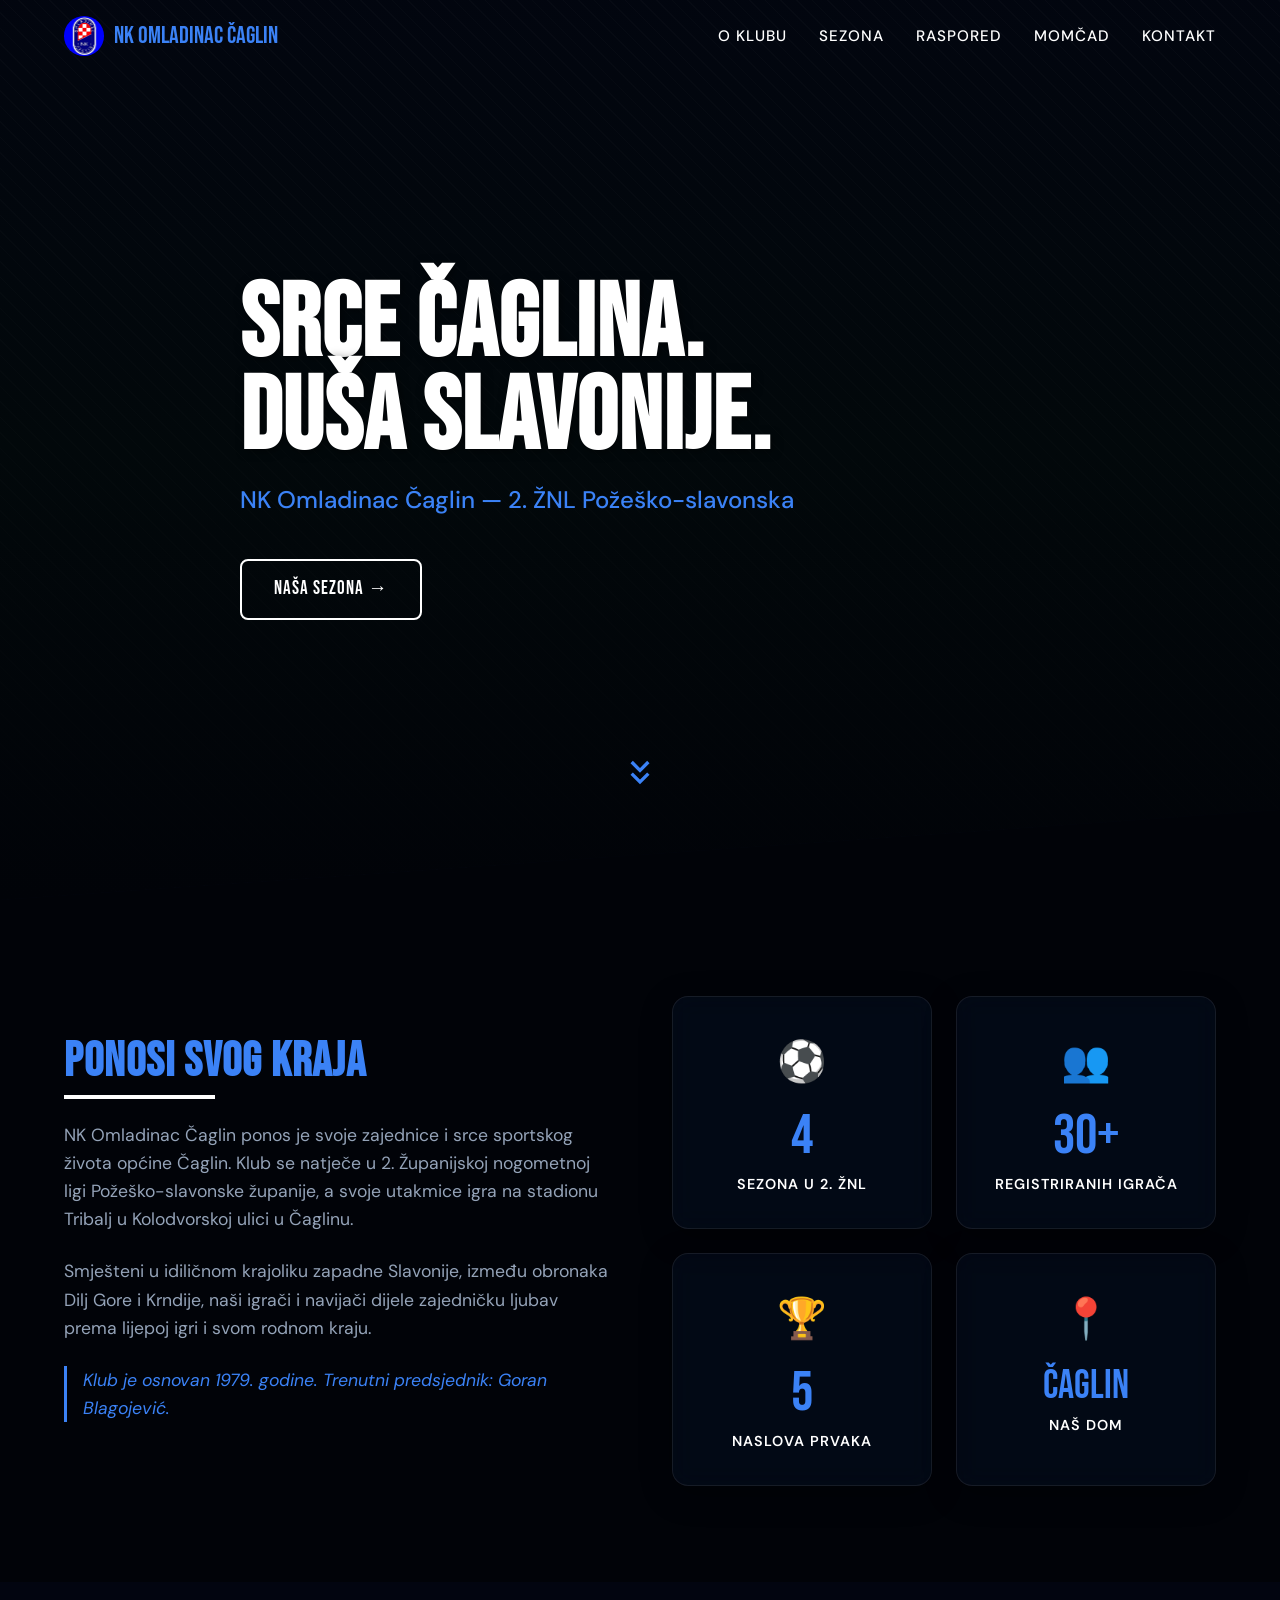
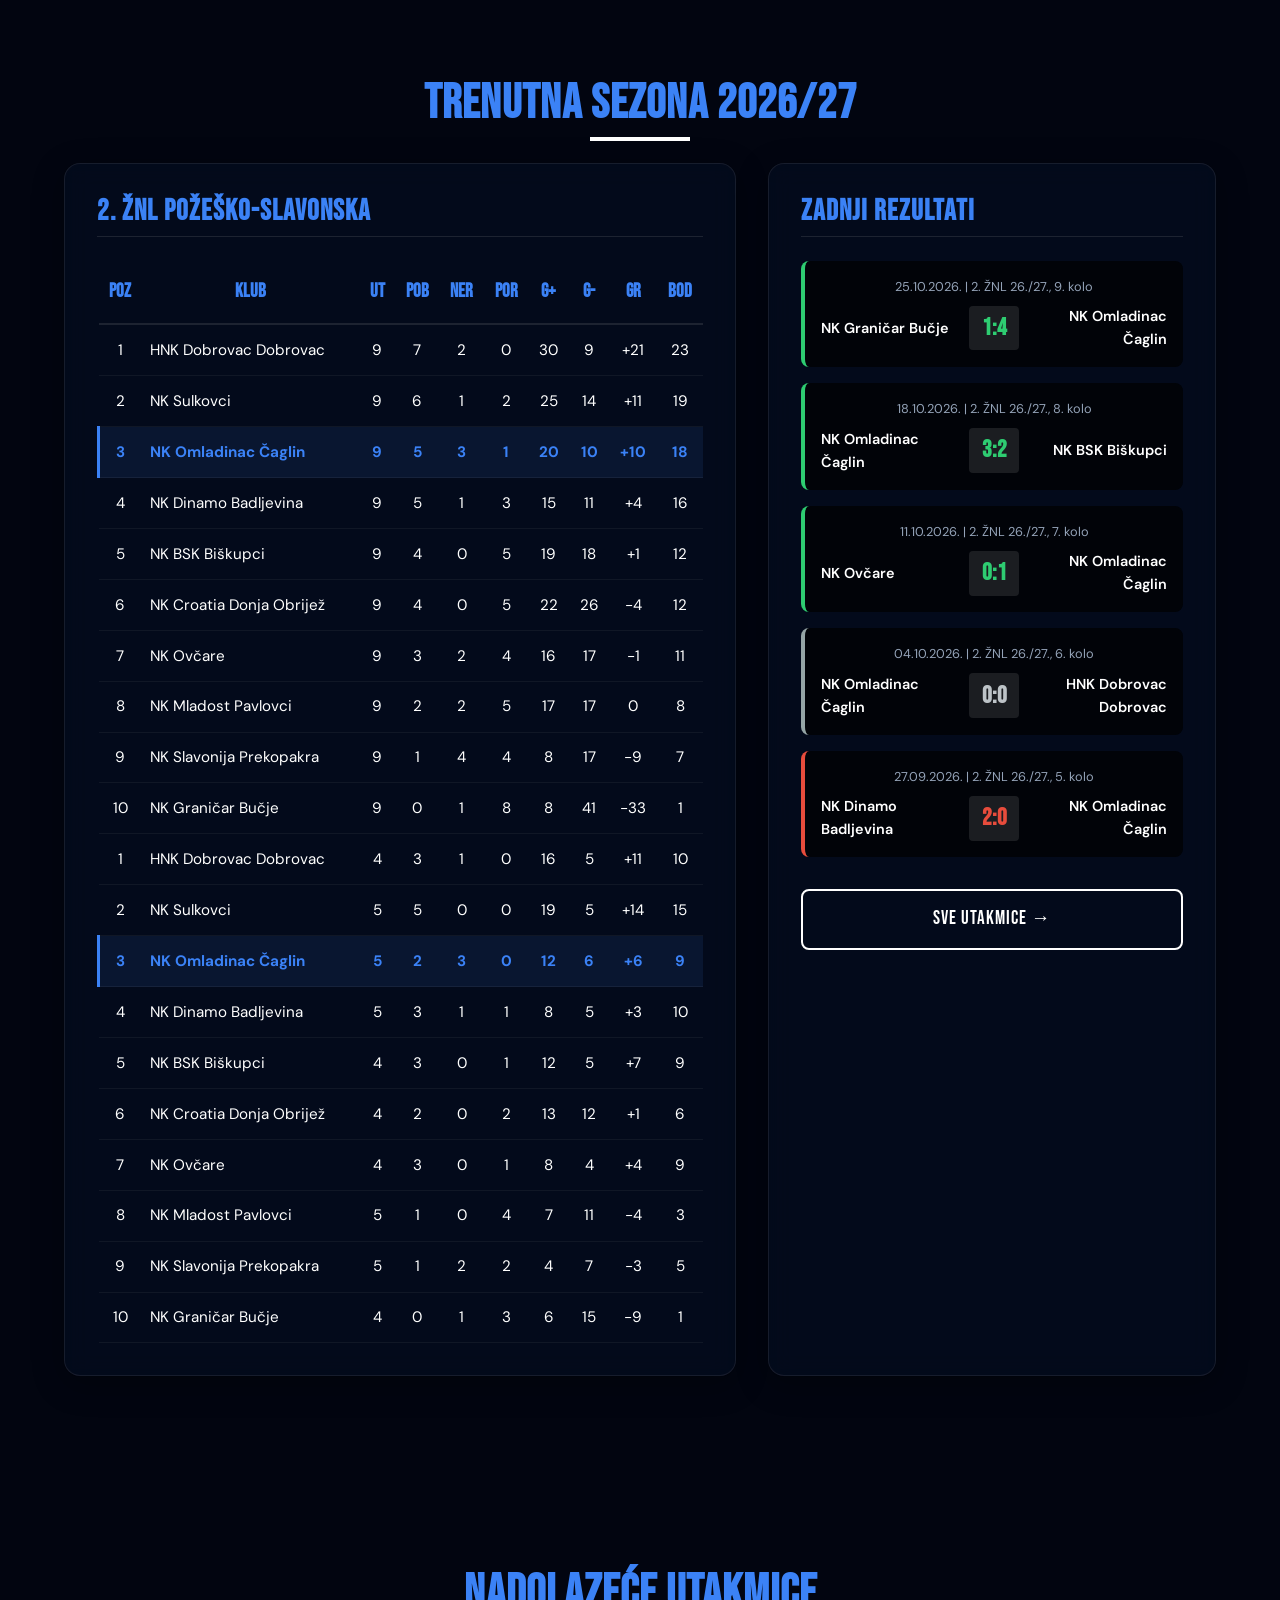
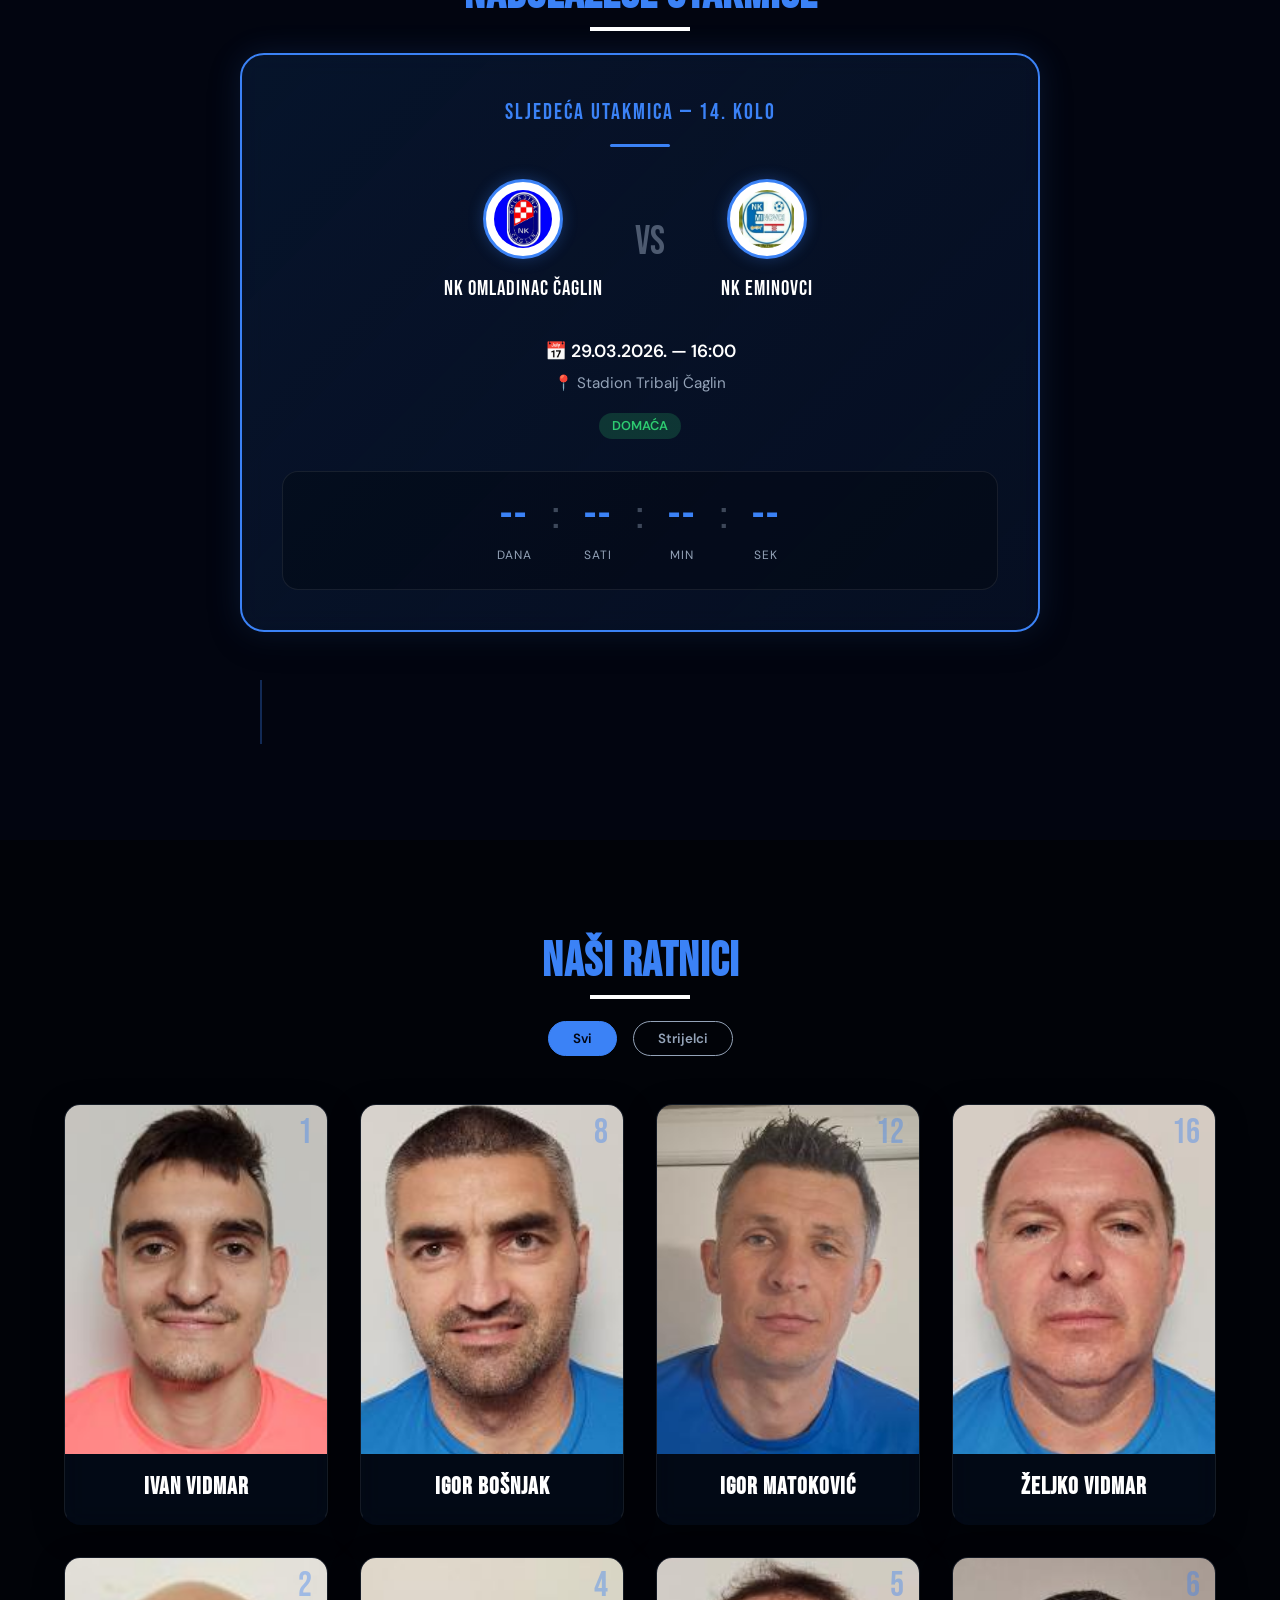
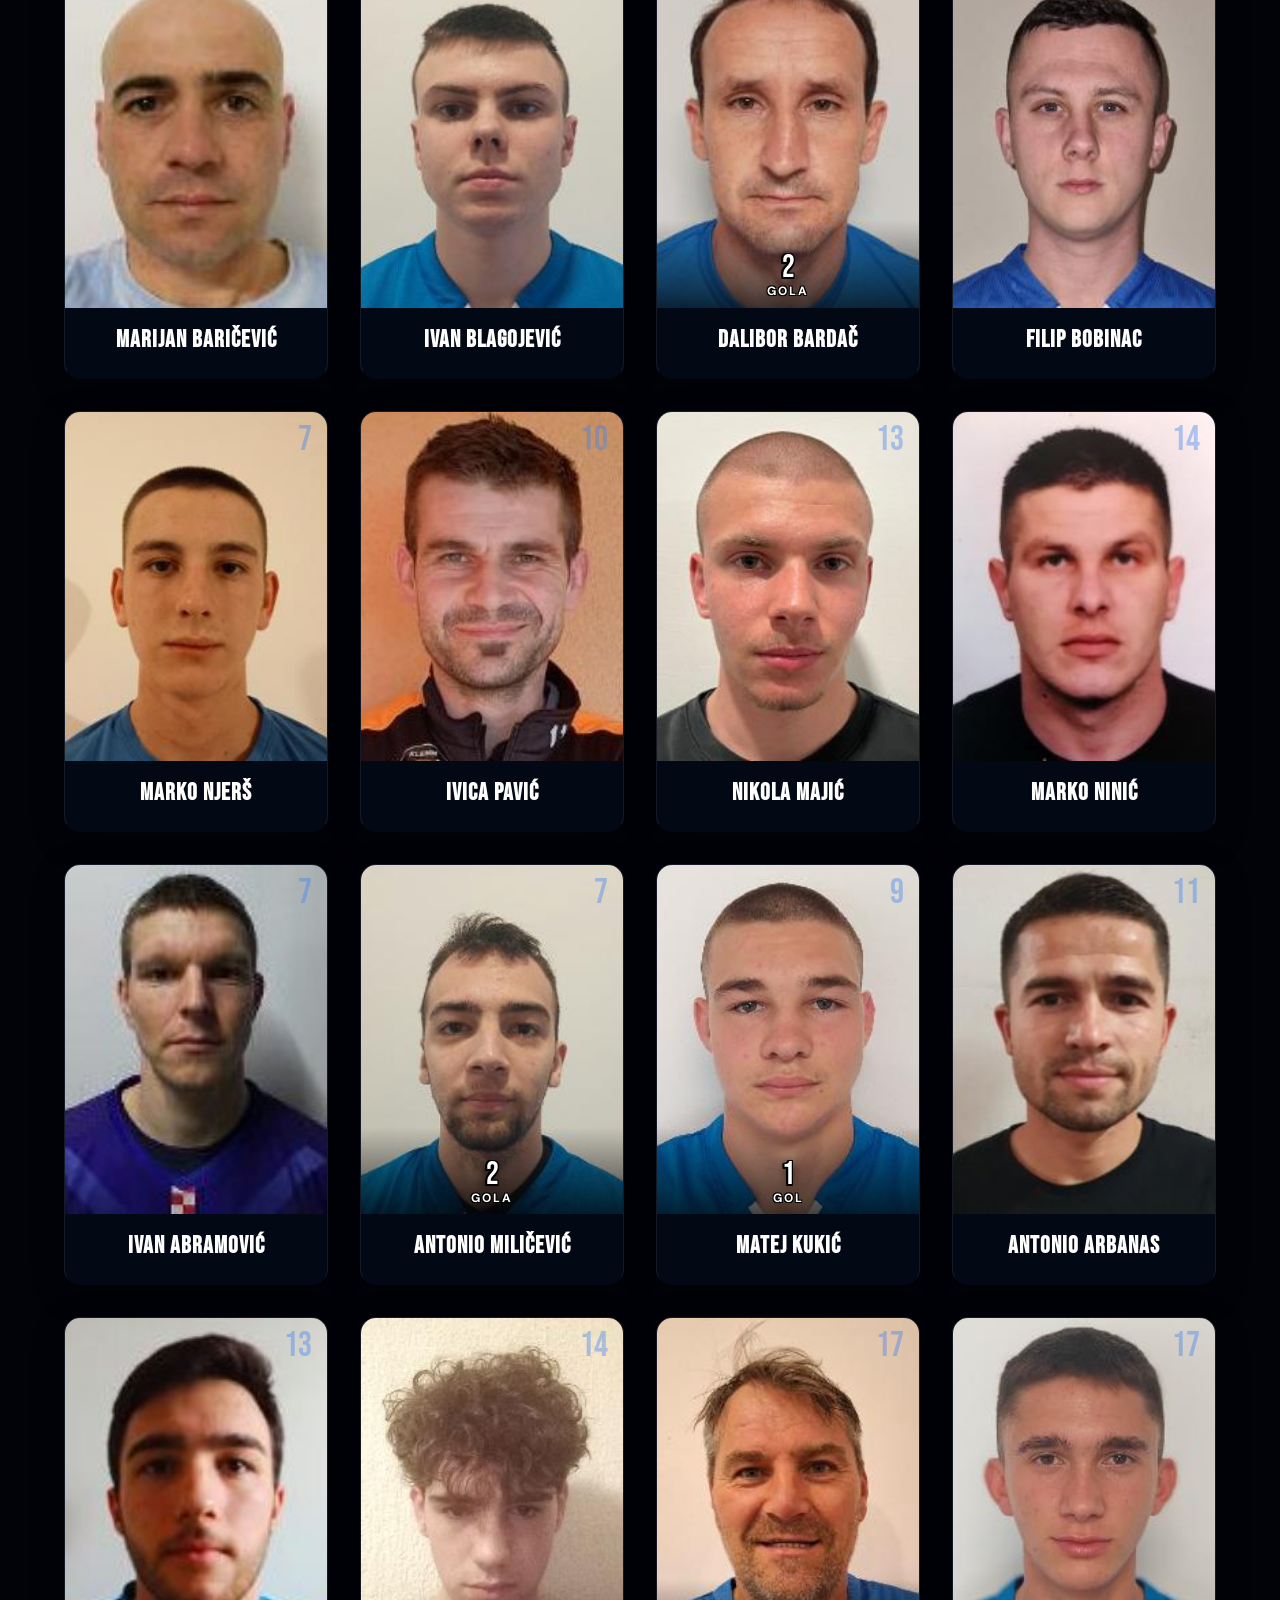
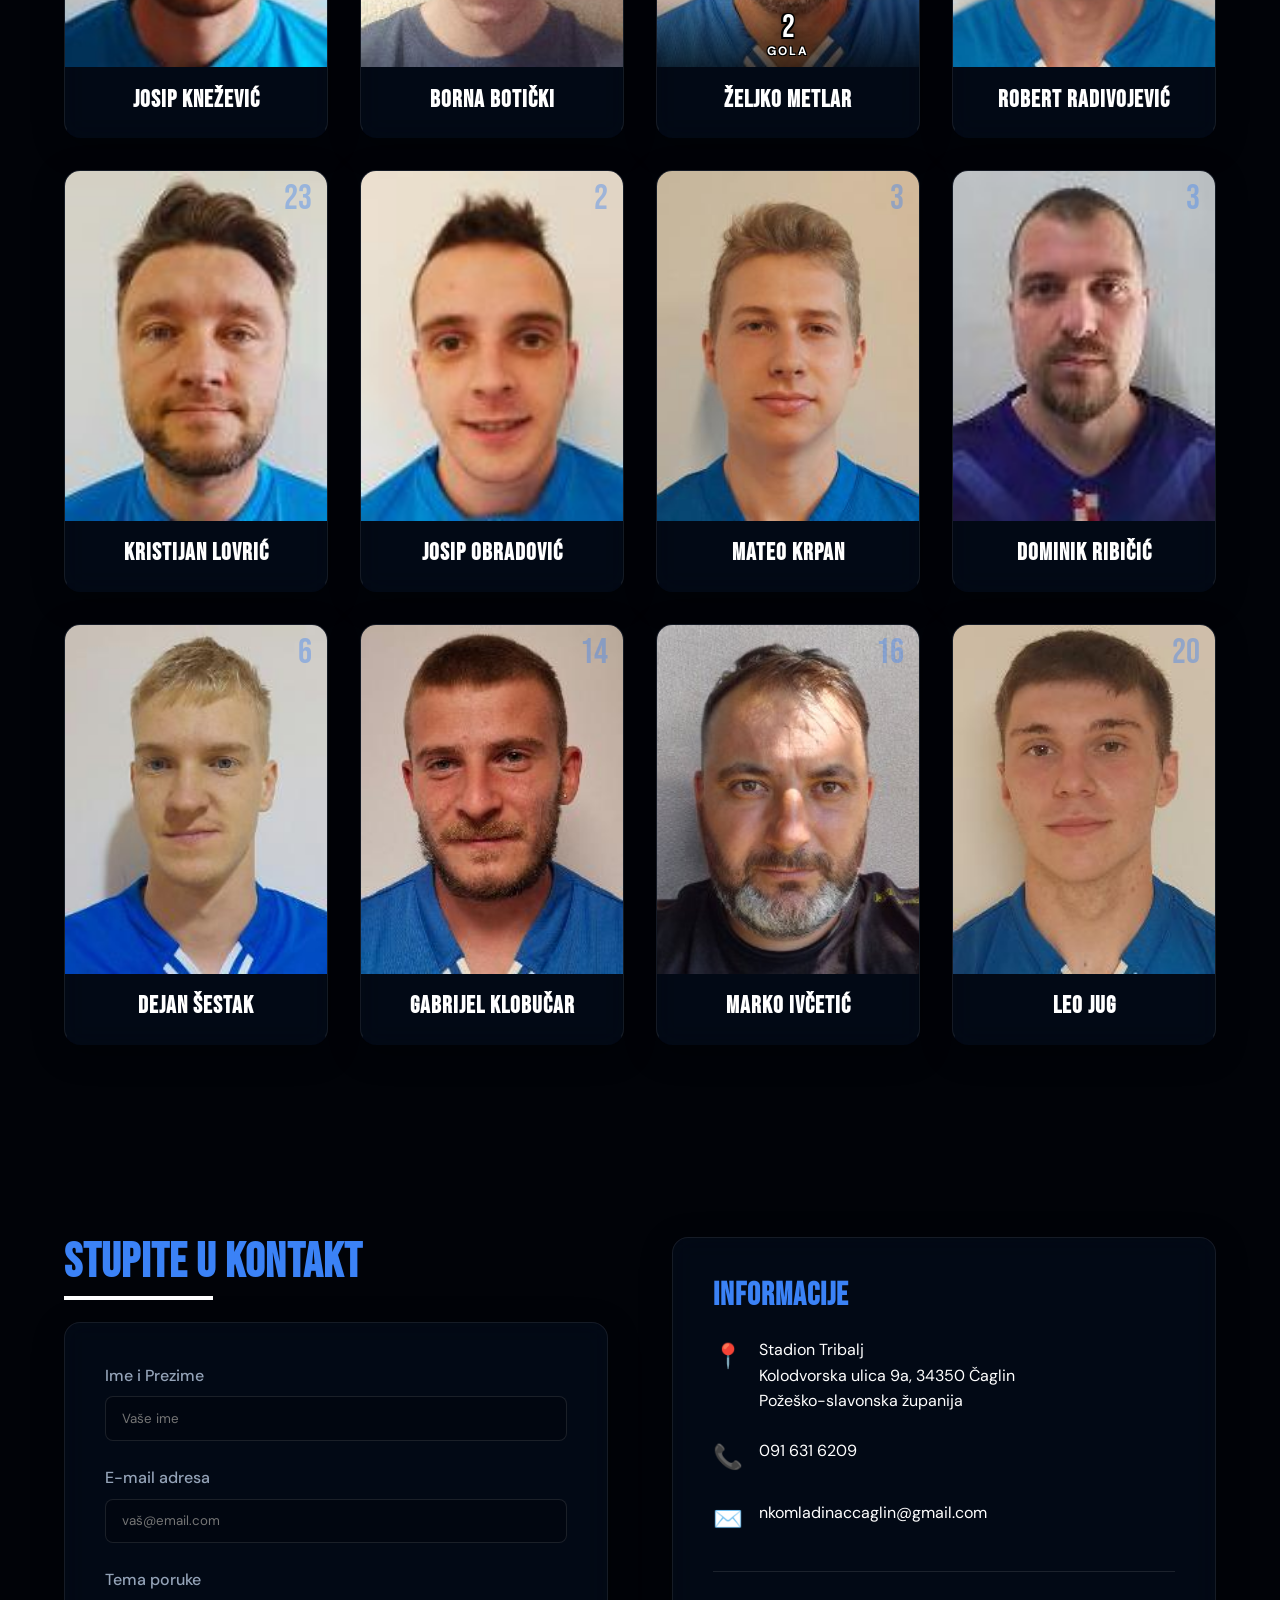
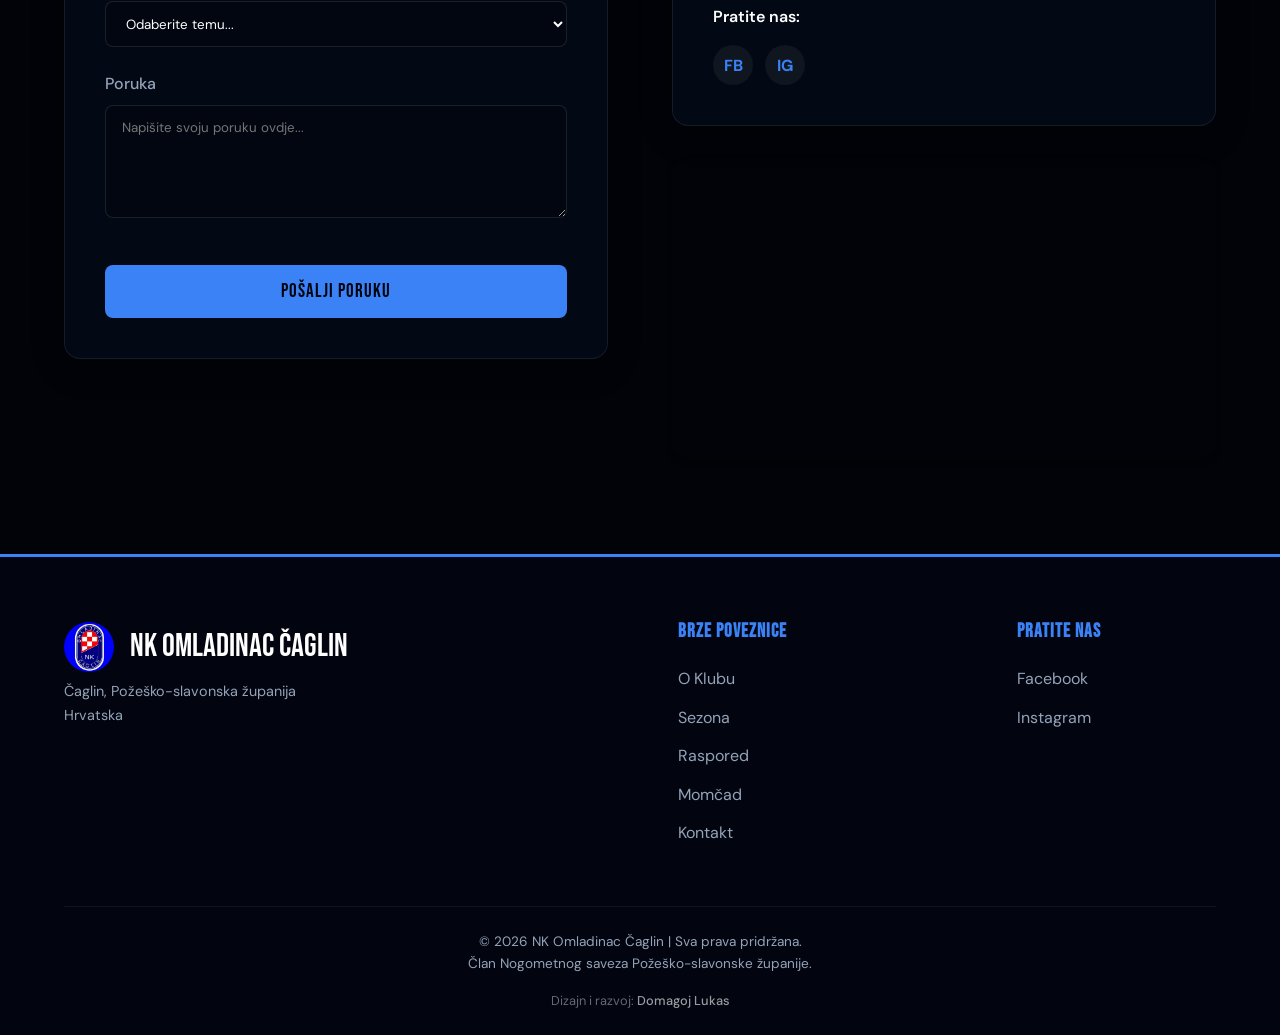
<file: index.html>
<!DOCTYPE html>
<html lang="hr">

<head>
    <meta charset="UTF-8">
    <meta name="viewport" content="width=device-width, initial-scale=1.0">
    <title>NK Omladinac Čaglin</title>
    <!-- Favicon — klupski grb -->
    <link rel="icon" type="image/jpeg" href="images/omladinac.jpg">
    <!-- Preconnect for Google Fonts -->
    <link rel="preconnect" href="https://fonts.googleapis.com">
    <link rel="preconnect" href="https://fonts.gstatic.com" crossorigin>
    <link
        href="https://fonts.googleapis.com/css2?family=Bebas+Neue&family=DM+Sans:opsz,wght@9..40,400;9..40,500;9..40,600;9..40,700&display=swap"
        rel="stylesheet">
    <link rel="stylesheet" href="styles.css">
</head>

<body>

    <!-- CSS Loading Animation -->
    <div id="loader" class="loader-container">
        <div class="loader-logo">
            <img src="images/omladinac.jpg" alt="NK Omladinac Čaglin" width="80" height="80"
                style="border-radius: 50%;">
        </div>
        <div class="loader-text">Omladinac Čaglin</div>
    </div>

    <!-- N A V I G A C I J A -->
    <header class="navbar" id="navbar">
        <div class="container nav-container">
            <a href="#" class="logo-link" aria-label="Početna strana">
                <img src="images/omladinac.jpg" alt="NK Omladinac Čaglin" width="40" height="40" class="logo-img">
                <div class="logo-text">NK OMLADINAC ČAGLIN</div>
            </a>

            <button class="hamburger-btn" aria-label="Otvori navigaciju" aria-expanded="false"
                aria-controls="nav-links">
                <span></span>
                <span></span>
                <span></span>
            </button>

            <nav class="nav-links" id="nav-links">
                <a href="#o-klubu">O Klubu</a>
                <a href="#sezona">Sezona</a>
                <a href="#raspored">Raspored</a>
                <a href="#momcad">Momčad</a>
                <a href="#kontakt">Kontakt</a>
            </nav>
        </div>
    </header>

    <main>
        <!-- H E R O  S E K C I J A -->
        <section class="hero" id="top">
            <!-- Alternativa za placeholder fotografije - CSS uzorak -->
            <div class="hero-bg"></div>
            <div class="hero-overlay"></div>

            <div class="container hero-content">
                <h1 class="hero-title">SRCE ČAGLINA.<br>DUŠA SLAVONIJE.</h1>
                <p class="hero-subtitle">NK Omladinac Čaglin — 2. ŽNL Požeško-slavonska</p>
                <div class="hero-buttons">
                    <a href="#sezona" class="btn btn-outline">Naša Sezona &rarr;</a>
                </div>
            </div>

            <!-- Bouncing arrow scroll indicator -->
            <a href="#o-klubu" class="scroll-indicator" aria-label="Prijeđi na sljedeću sekciju">
                <svg viewBox="0 0 24 24" fill="none" stroke="currentColor" stroke-width="2">
                    <path d="M7 13l5 5 5-5M7 6l5 5 5-5" />
                </svg>
            </a>
        </section>

        <!-- O K L U B U -->
        <section class="section about" id="o-klubu">
            <div class="container about-grid">
                <div class="about-text scroll-animate">
                    <h2 class="section-title">Ponosi Svog Kraja</h2>
                    <p>NK Omladinac Čaglin ponos je svoje zajednice i srce sportskog života općine Čaglin. Klub se
                        natječe u 2. Županijskoj nogometnoj ligi Požeško-slavonske županije, a svoje utakmice igra na
                        stadionu Tribalj u Kolodvorskoj ulici u Čaglinu.</p>
                    <p>Smješteni u idiličnom krajoliku zapadne Slavonije, između obronaka Dilj Gore i Krndije, naši
                        igrači i navijači dijele zajedničku ljubav prema lijepoj igri i svom rodnom kraju.</p>
                    <p class="about-placeholder-text">Klub je osnovan 1979. godine. Trenutni predsjednik:
                        Goran Blagojević.</p>
                </div>

                <div class="about-stats">
                    <div class="stat-card scroll-animate item-1">
                        <div class="stat-icon">⚽</div>
                        <div class="stat-number" data-target="4">0</div>
                        <div class="stat-label">Sezona u 2. ŽNL</div>
                    </div>
                    <div class="stat-card scroll-animate item-2">
                        <div class="stat-icon">👥</div>
                        <div class="stat-number" data-target="30">0</div>
                        <div class="stat-label">Registriranih igrača</div>
                    </div>
                    <div class="stat-card scroll-animate item-3">
                        <div class="stat-icon">🏆</div>
                        <div class="stat-number" data-target="5">0</div>
                        <div class="stat-label">Naslova prvaka</div>
                    </div>
                    <div class="stat-card scroll-animate item-4">
                        <div class="stat-icon">📍</div>
                        <div class="stat-number text-stat">Čaglin</div>
                        <div class="stat-label">Naš dom</div>
                    </div>
                </div>
            </div>
        </section>

        <!-- T R E N U T N A  S E Z O N A -->
        <section class="section season" id="sezona">
            <div class="container">
                <h2 class="section-title center-title scroll-animate">Trenutna Sezona 2026/27</h2>

                <div class="season-panels">
                    <!-- Tablica -->
                    <div class="panel table-panel scroll-animate">
                        <h3 class="panel-title">2. ŽNL Požeško-slavonska</h3>
                        <div class="table-responsive">
                            <table class="league-table">
                                <thead>
                                    <tr>
                                        <th>Poz</th>
                                        <th>Klub</th>
                                        <th>Ut</th>
                                        <th>Pob</th>
                                        <th>Ner</th>
                                        <th>Por</th>
                                        <th>G+</th>
                                        <th>G-</th>
                                        <th>GR</th>
                                        <th>Bod</th>
                                    </tr>
                                </thead>
                                <tbody id="league-table-body">
                                    <!-- Podaci se učitavaju iz podaci.json -->
                                </tbody>
                            </table>
                        </div>
                    </div>

                    <!-- Zadnji rezultati -->
                    <div class="panel results-panel scroll-animate delay-1">
                        <h3 class="panel-title">Zadnji Rezultati</h3>
                        <div id="results-container">
                            <!-- Rezultati se učitavaju iz podaci.json -->
                        </div>

                        <a href="https://semafor.hns.family/klubovi/660/nk-omladinac-caglin/" target="_blank"
                            class="btn btn-outline" style="width: 100%; text-align: center; margin-top:1rem;">Sve
                            utakmice →</a>
                    </div>

                </div>
            </div>
            </div>
        </section>

        <!-- R A S P O R E D  U T A K M I C A -->
        <section class="section schedule" id="raspored">
            <div class="container">
                <h2 class="section-title center-title scroll-animate">Nadolazeće Utakmice</h2>

                <!-- Sljedeća utakmica — istaknuta kartica -->
                <div class="next-match-card scroll-animate" id="next-match-card">
                    <div class="next-match-label">Sljedeća Utakmica — 14. kolo</div>
                    <div class="next-match-teams">
                        <div class="next-match-team">
                            <img src="images/omladinac.jpg" alt="NK Omladinac Čaglin" class="next-match-crest">
                            <span>NK Omladinac Čaglin</span>
                        </div>
                        <div class="next-match-vs">VS</div>
                        <div class="next-match-team">
                            <img src="" alt="NK Eminovci" class="next-match-crest opponent-crest"
                                data-club="NK Eminovci">
                            <span>NK Eminovci</span>
                        </div>
                    </div>
                    <div class="next-match-info">
                        <div class="next-match-datetime">📅 29.03.2026. — 16:00</div>
                        <div class="next-match-venue">📍 Stadion Tribalj Čaglin</div>
                        <span class="match-tag tag-home">Domaća</span>
                    </div>
                    <div class="countdown" id="countdown">
                        <div class="countdown-unit">
                            <span class="countdown-num" id="cd-days">--</span>
                            <span class="countdown-label">Dana</span>
                        </div>
                        <div class="countdown-sep">:</div>
                        <div class="countdown-unit">
                            <span class="countdown-num" id="cd-hours">--</span>
                            <span class="countdown-label">Sati</span>
                        </div>
                        <div class="countdown-sep">:</div>
                        <div class="countdown-unit">
                            <span class="countdown-num" id="cd-mins">--</span>
                            <span class="countdown-label">Min</span>
                        </div>
                        <div class="countdown-sep">:</div>
                        <div class="countdown-unit">
                            <span class="countdown-num" id="cd-secs">--</span>
                            <span class="countdown-label">Sek</span>
                        </div>
                    </div>
                </div>

                <!-- Ostale nadolazeće utakmice -->
                <div class="timeline scroll-animate delay-1" id="upcoming-timeline">
                    <!-- Podaci se učitavaju iz podaci.json -->
                </div>
            </div>
            </div>
        </section>

        <!-- M O M Č A D -->
        <section class="section team" id="momcad">
            <div class="container">
                <h2 class="section-title center-title scroll-animate">Naši Ratnici</h2>

                <div class="team-filters scroll-animate">
                    <button class="filter-btn active" data-filter="all">Svi</button>
                    <button class="filter-btn" data-filter="strijelci">Strijelci</button>
                </div>

                <div class="team-grid" id="team-grid">
                    <!-- Dinamično generirano preko JS-a da se popuni placeholderima -->
                </div>
            </div>
        </section>

        <!-- K O N T A K T -->
        <section class="section contact" id="kontakt">
            <div class="container">
                <div class="contact-grid">
                    <div class="contact-form-col scroll-animate">
                        <h2 class="section-title">Stupite u Kontakt</h2>
                        <form class="contact-form" action="https://formsubmit.co/nkomladinaccaglin@gmail.com"
                            method="POST">
                            <!-- FormSubmit Konfiguracija -->
                            <input type="hidden" name="_captcha" value="false">
                            <input type="hidden" name="_next"
                                value="https://dlukas99.github.io/omladinac-web/hvala.html">
                            <input type="hidden" name="_template" value="table">
                            <input type="hidden" name="_subject" value="Nova poruka s web stranice NK Omladinac">

                            <div class="form-group">
                                <label for="name">Ime i Prezime</label>
                                <input type="text" id="name" name="ime_prezime" placeholder="Vaše ime" required>
                            </div>
                            <div class="form-group">
                                <label for="email">E-mail adresa</label>
                                <input type="email" id="email" name="email" placeholder="vaš@email.com" required>
                            </div>
                            <div class="form-group">
                                <label for="subject">Tema poruke</label>
                                <select id="subject" name="tema" required>
                                    <option value="" disabled selected>Odaberite temu...</option>
                                    <option value="upis">Upis u klub</option>
                                    <option value="sponzorstvo">Sponzorstvo</option>
                                    <option value="informacije">Informacije</option>
                                    <option value="ostalo">Ostalo</option>
                                </select>
                            </div>
                            <div class="form-group">
                                <label for="message">Poruka</label>
                                <textarea id="message" name="poruka" rows="5"
                                    placeholder="Napišite svoju poruku ovdje..." required></textarea>
                            </div>
                            <button type="submit" class="btn btn-primary">Pošalji poruku</button>
                        </form>
                    </div>

                    <div class="contact-info-col scroll-animate delay-1">
                        <div class="info-card">
                            <h3>Informacije</h3>
                            <ul>
                                <li>
                                    <span class="info-icon">📍</span>
                                    <span>Stadion Tribalj<br>Kolodvorska ulica 9a, 34350 Čaglin<br>Požeško-slavonska
                                        županija</span>
                                </li>
                                <li>
                                    <span class="info-icon">📞</span>
                                    <span>091 631 6209</span>
                                </li>
                                <li>
                                    <span class="info-icon">✉️</span>
                                    <span>nkomladinaccaglin@gmail.com</span>
                                </li>
                            </ul>

                            <div class="social-links">
                                <p>Pratite nas:</p>
                                <a href="https://www.facebook.com/nkomladinaccg" target="_blank"
                                    rel="noopener noreferrer" aria-label="Facebook">FB</a>
                                <a href="https://www.instagram.com/nk.omladinac.caglin/" target="_blank"
                                    rel="noopener noreferrer" aria-label="Instagram">IG</a>
                            </div>
                        </div>

                        <div class="map-container">
                            <!-- Lat/Lng: 45.3496, 17.9902 -->
                            <iframe
                                src="https://www.google.com/maps/embed?pb=!1m18!1m12!1m3!1d2803.9595844869336!2d17.990159200000004!3d45.3496281!2m3!1f0!2f0!3f0!3m2!1i1024!2i768!4f13.1!3m3!1m2!1s0x475da1024e964249%3A0x392f29f649b1c5bf!2sKolodvorska%209A%2C%2034340%2C%20%C4%8Caglin!5e0!3m2!1shr!2shr!4v1774789504039!5m2!1shr!2shr"
                                width="100%" height="100%" style="border:0;" allowfullscreen="" loading="lazy"
                                referrerpolicy="no-referrer-when-downgrade" title="Karta Čaglina">
                            </iframe>
                        </div>
                    </div>
                </div>
            </div>
        </section>
    </main>

    <!-- F O O T E R -->
    <footer class="footer">
        <div class="container footer-grid">
            <div class="footer-brand">
                <div class="footer-logo-row">
                    <img src="images/omladinac.jpg" alt="NK Omladinac Čaglin" class="footer-logo">
                    <div class="footer-title">NK Omladinac Čaglin</div>
                </div>
                <p>Čaglin, Požeško-slavonska županija<br>Hrvatska</p>
            </div>

            <div class="footer-links">
                <div class="footer-col">
                    <h4>Brze poveznice</h4>
                    <ul>
                        <li><a href="#o-klubu">O Klubu</a></li>
                        <li><a href="#sezona">Sezona</a></li>
                        <li><a href="#raspored">Raspored</a></li>
                        <li><a href="#momcad">Momčad</a></li>
                        <li><a href="#kontakt">Kontakt</a></li>
                    </ul>
                </div>
                <div class="footer-col">
                    <h4>Pratite nas</h4>
                    <ul>
                        <li><a href="https://www.facebook.com/nkomladinaccg" target="_blank"
                                rel="noopener noreferrer">Facebook</a></li>
                        <li><a href="https://www.instagram.com/nk.omladinac.caglin/" target="_blank"
                                rel="noopener noreferrer">Instagram</a></li>
                    </ul>
                </div>
            </div>
        </div>
        <div class="container footer-bottom">
            <p>&copy; 2026 NK Omladinac Čaglin | Sva prava pridržana.</p>
            <p>Član Nogometnog saveza Požeško-slavonske županije.</p>
            <p class="designer">Dizajn i razvoj: <a href="https://github.com/dlukas99" target="_blank"
                    rel="noopener noreferrer">Domagoj Lukas</a></p>
        </div>
    </footer>

    <script src="script.js"></script>
</body>

</html>
</file>
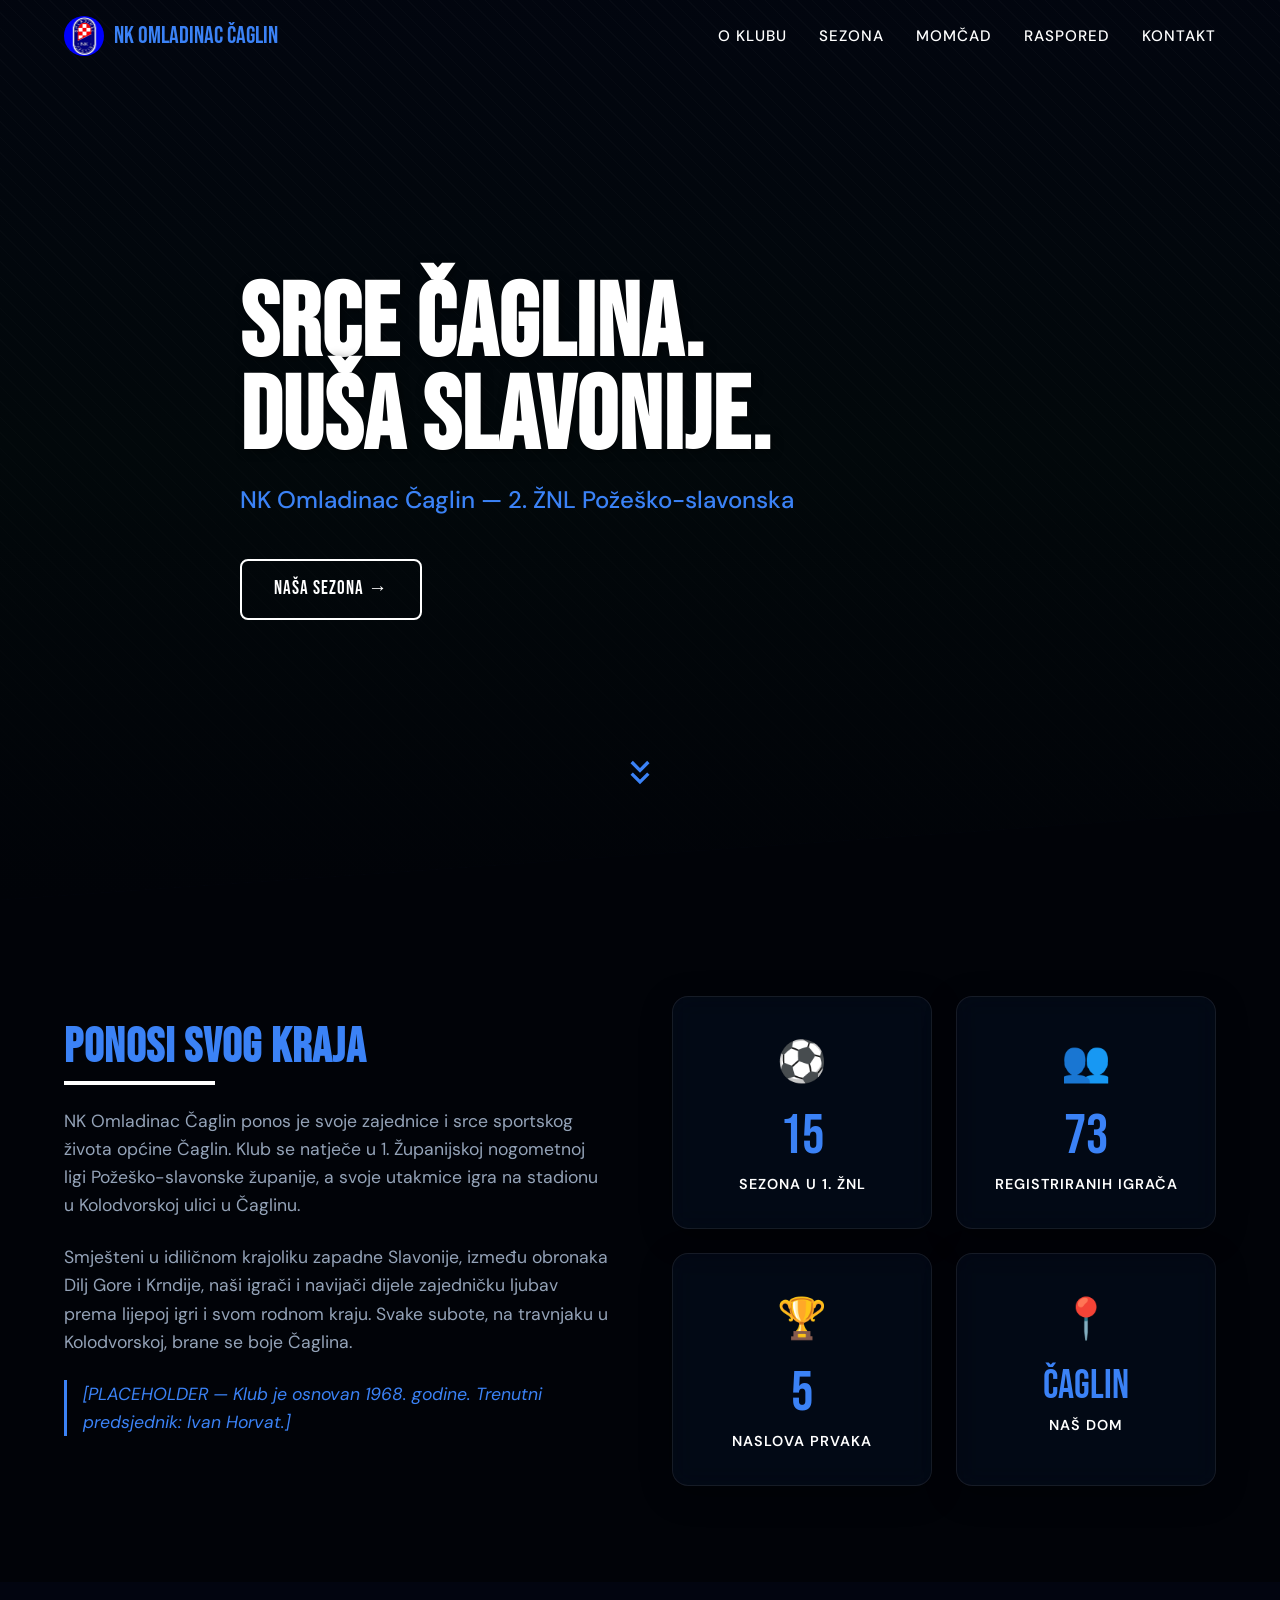
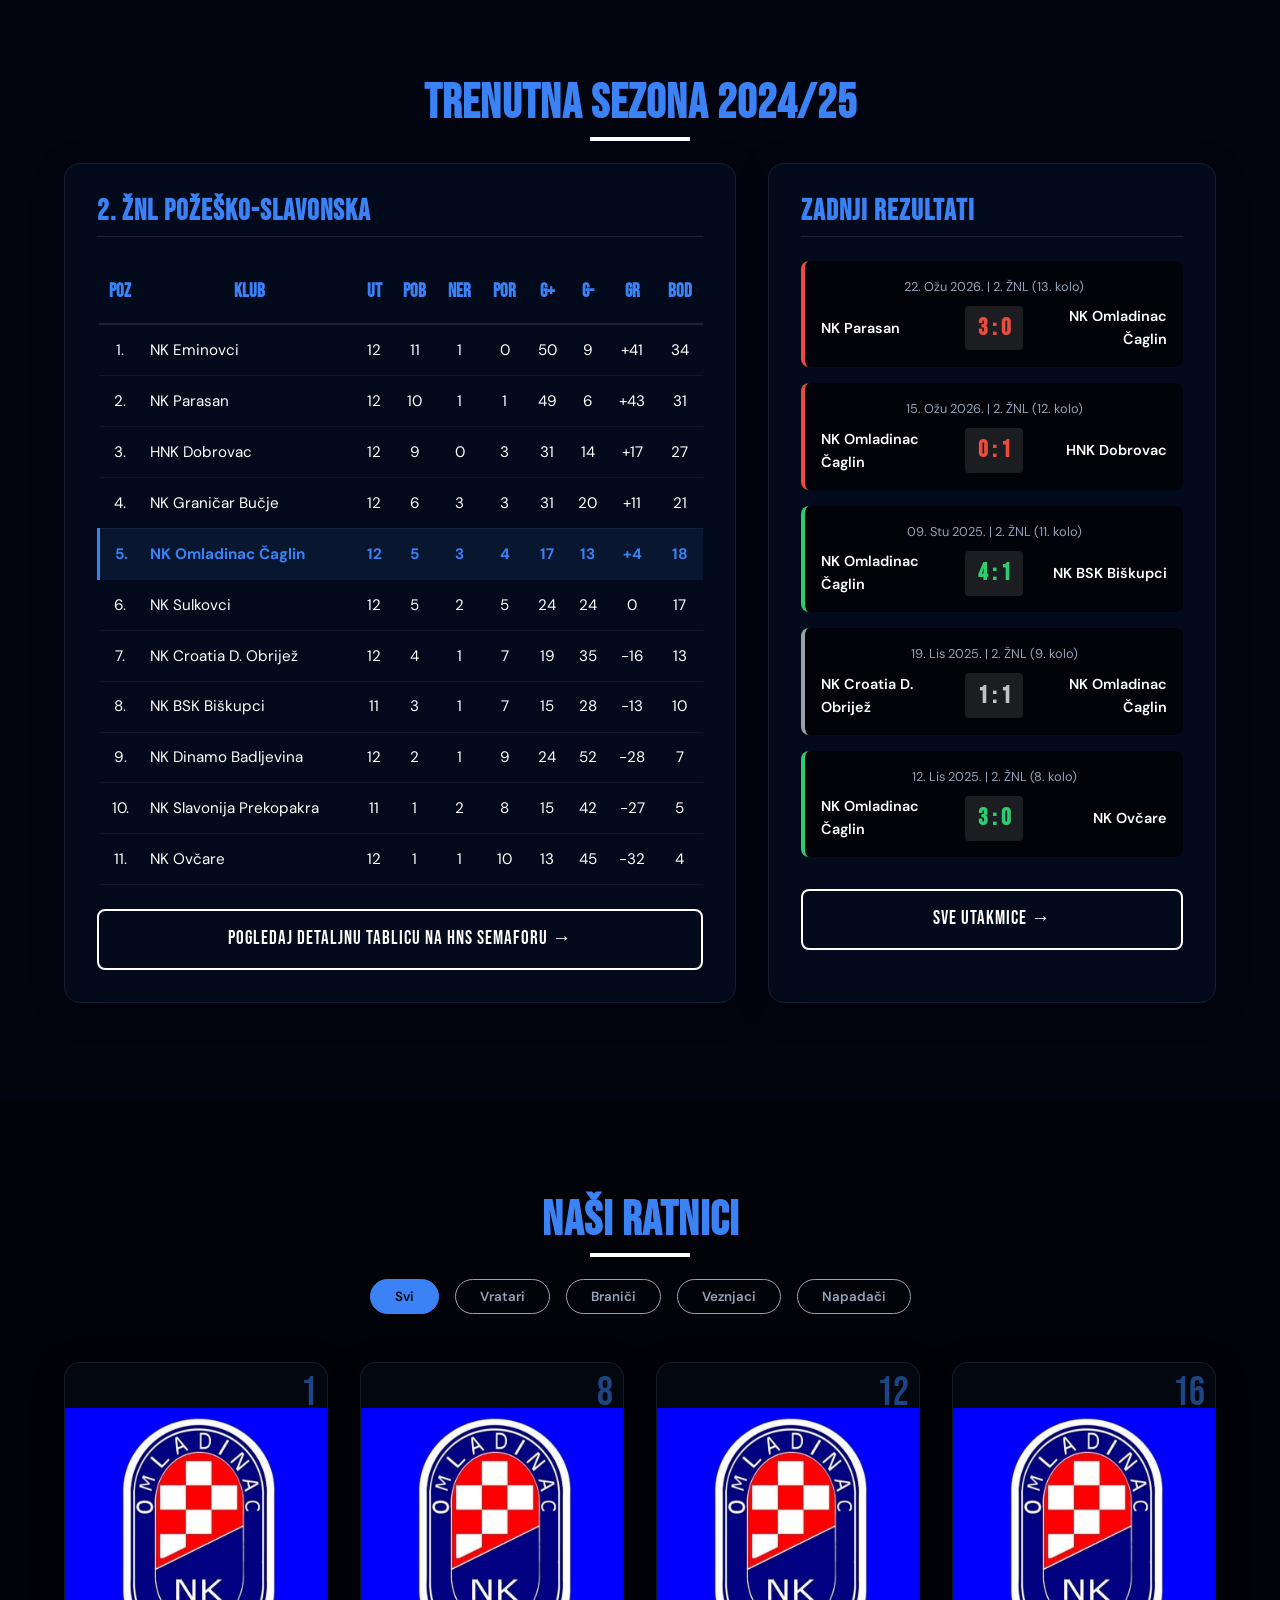
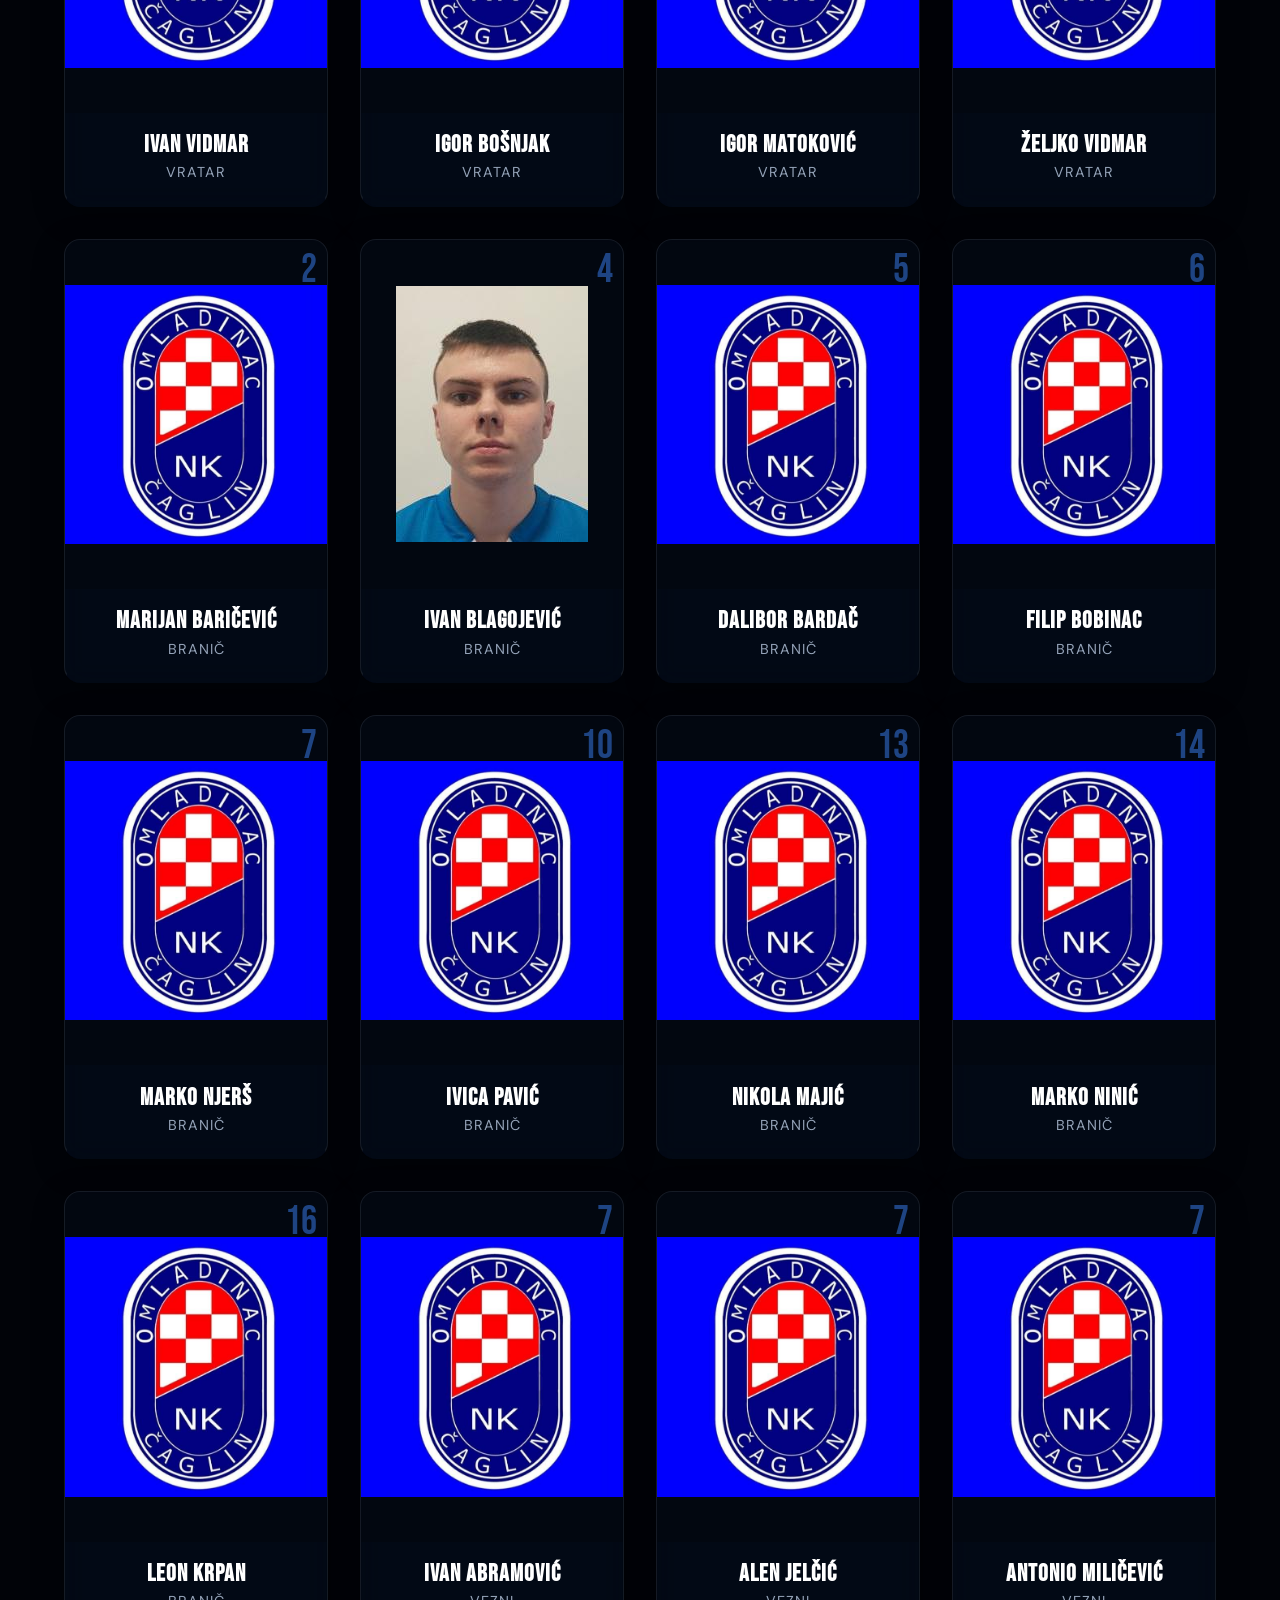
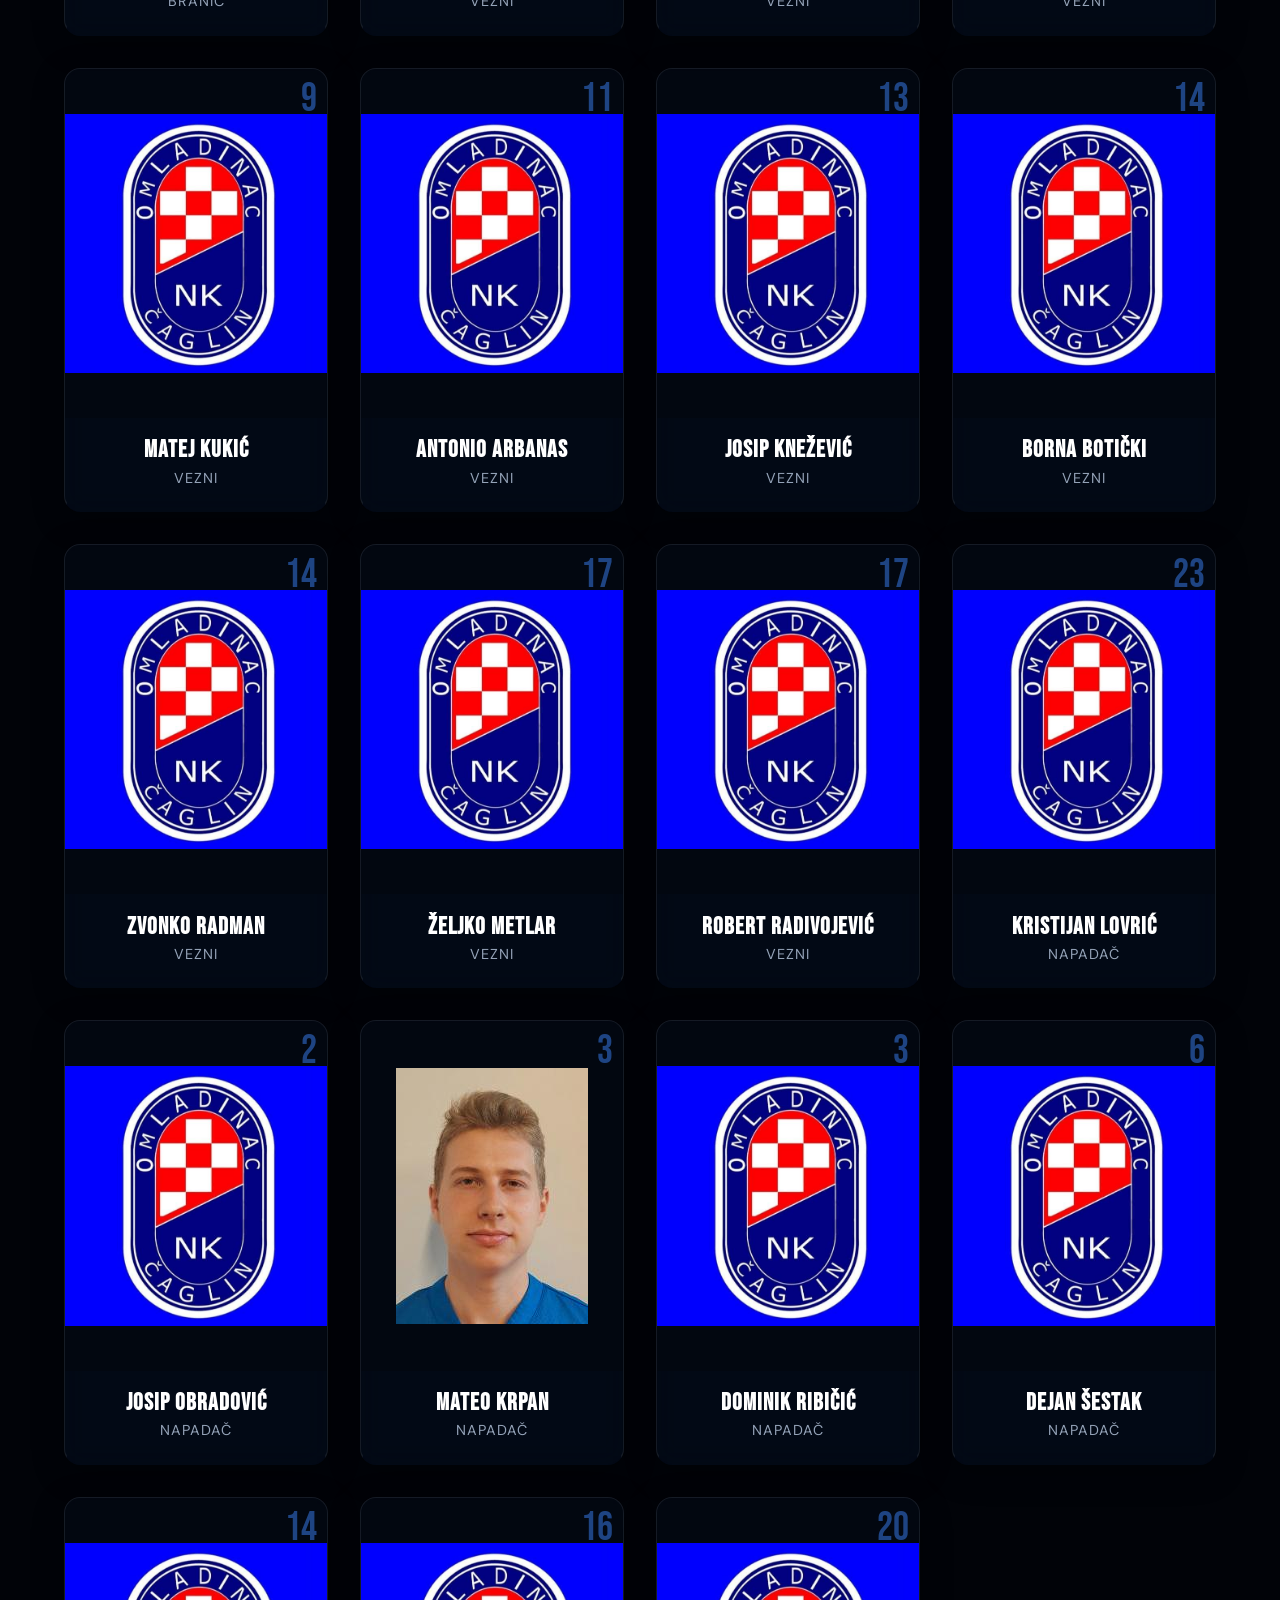
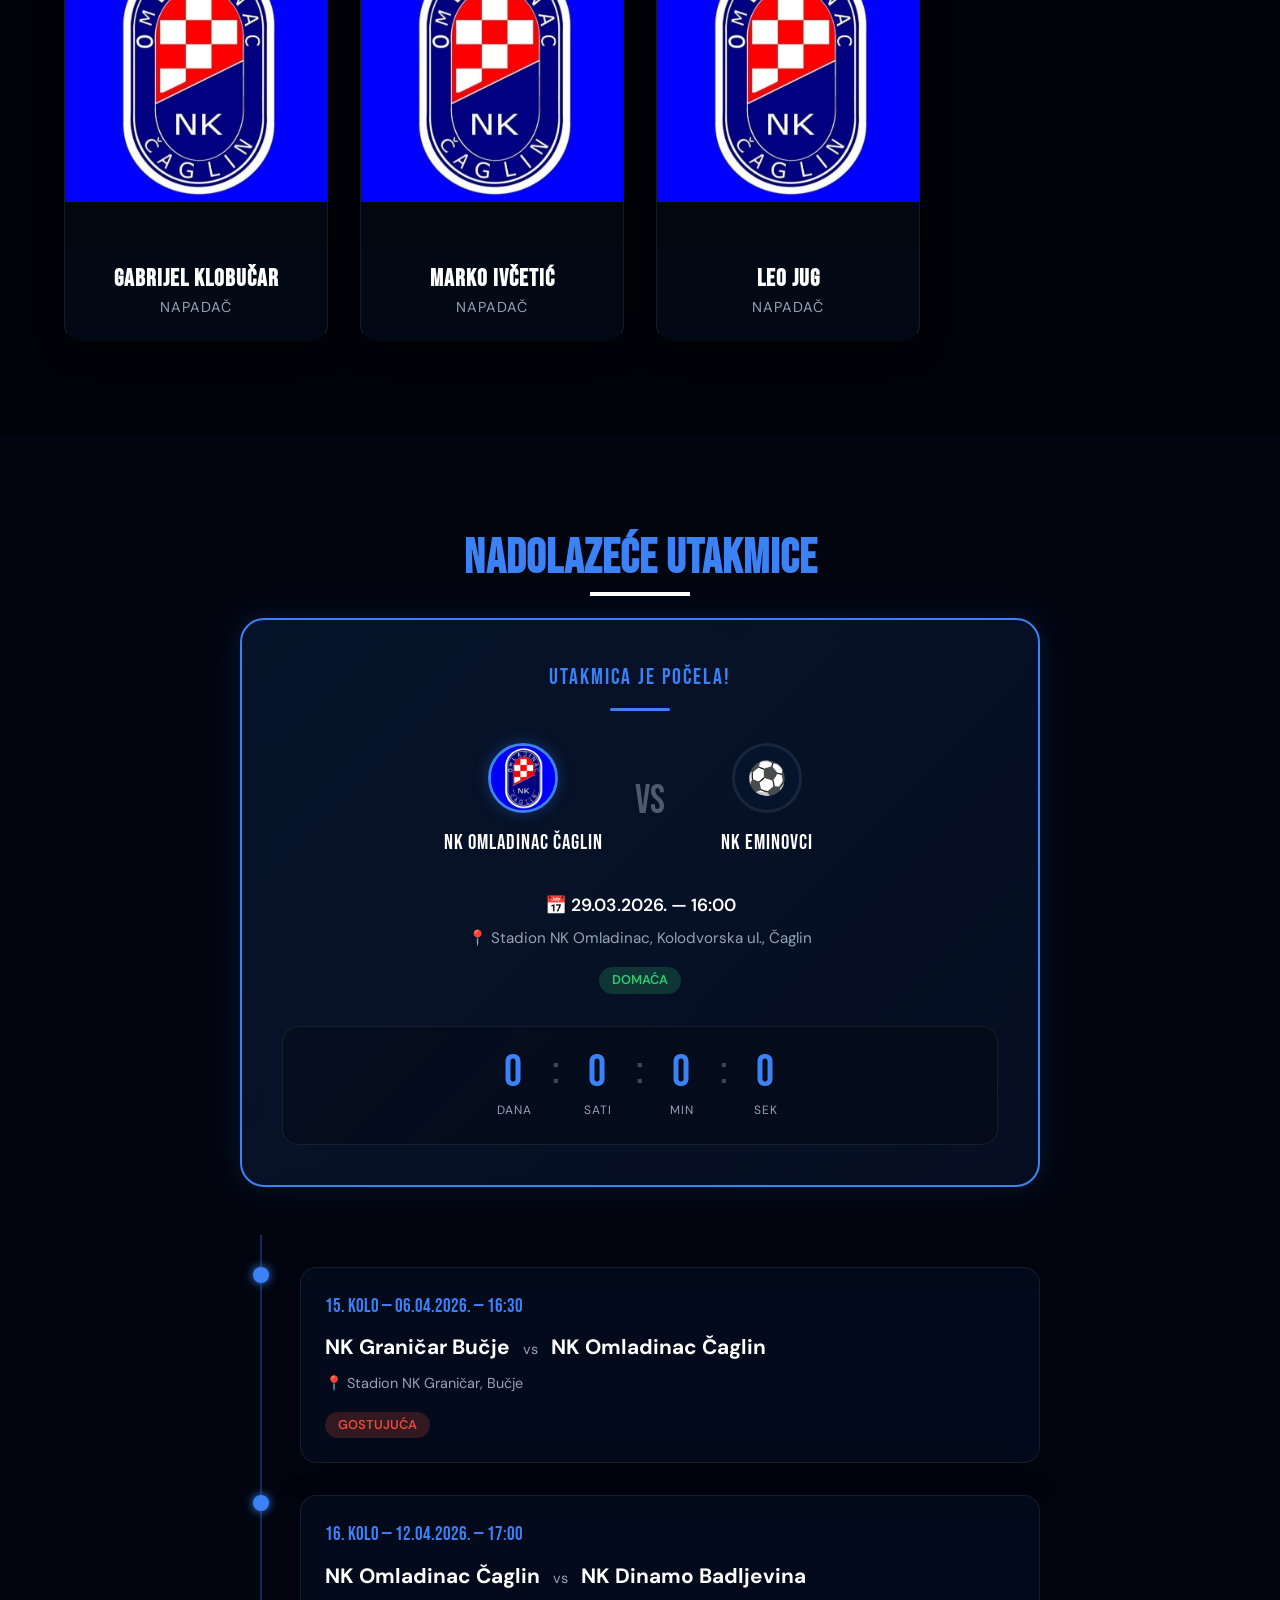
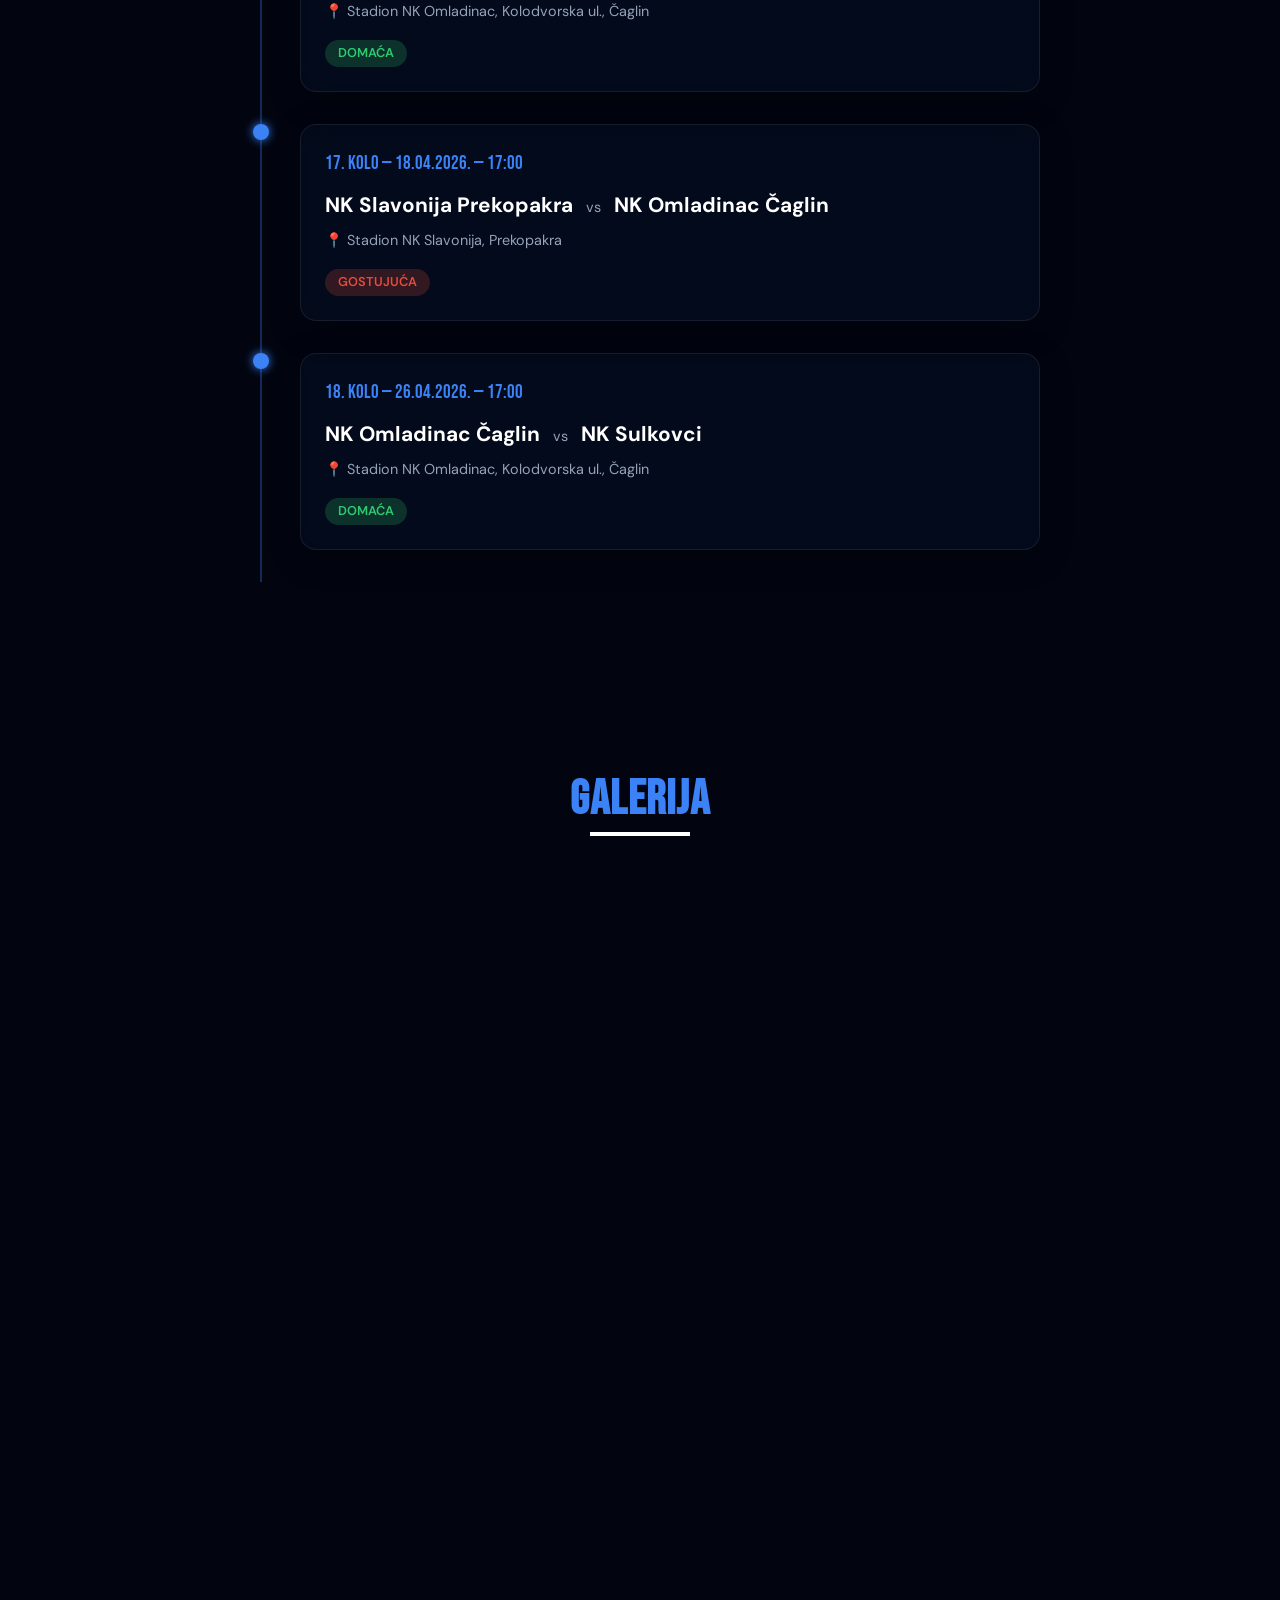
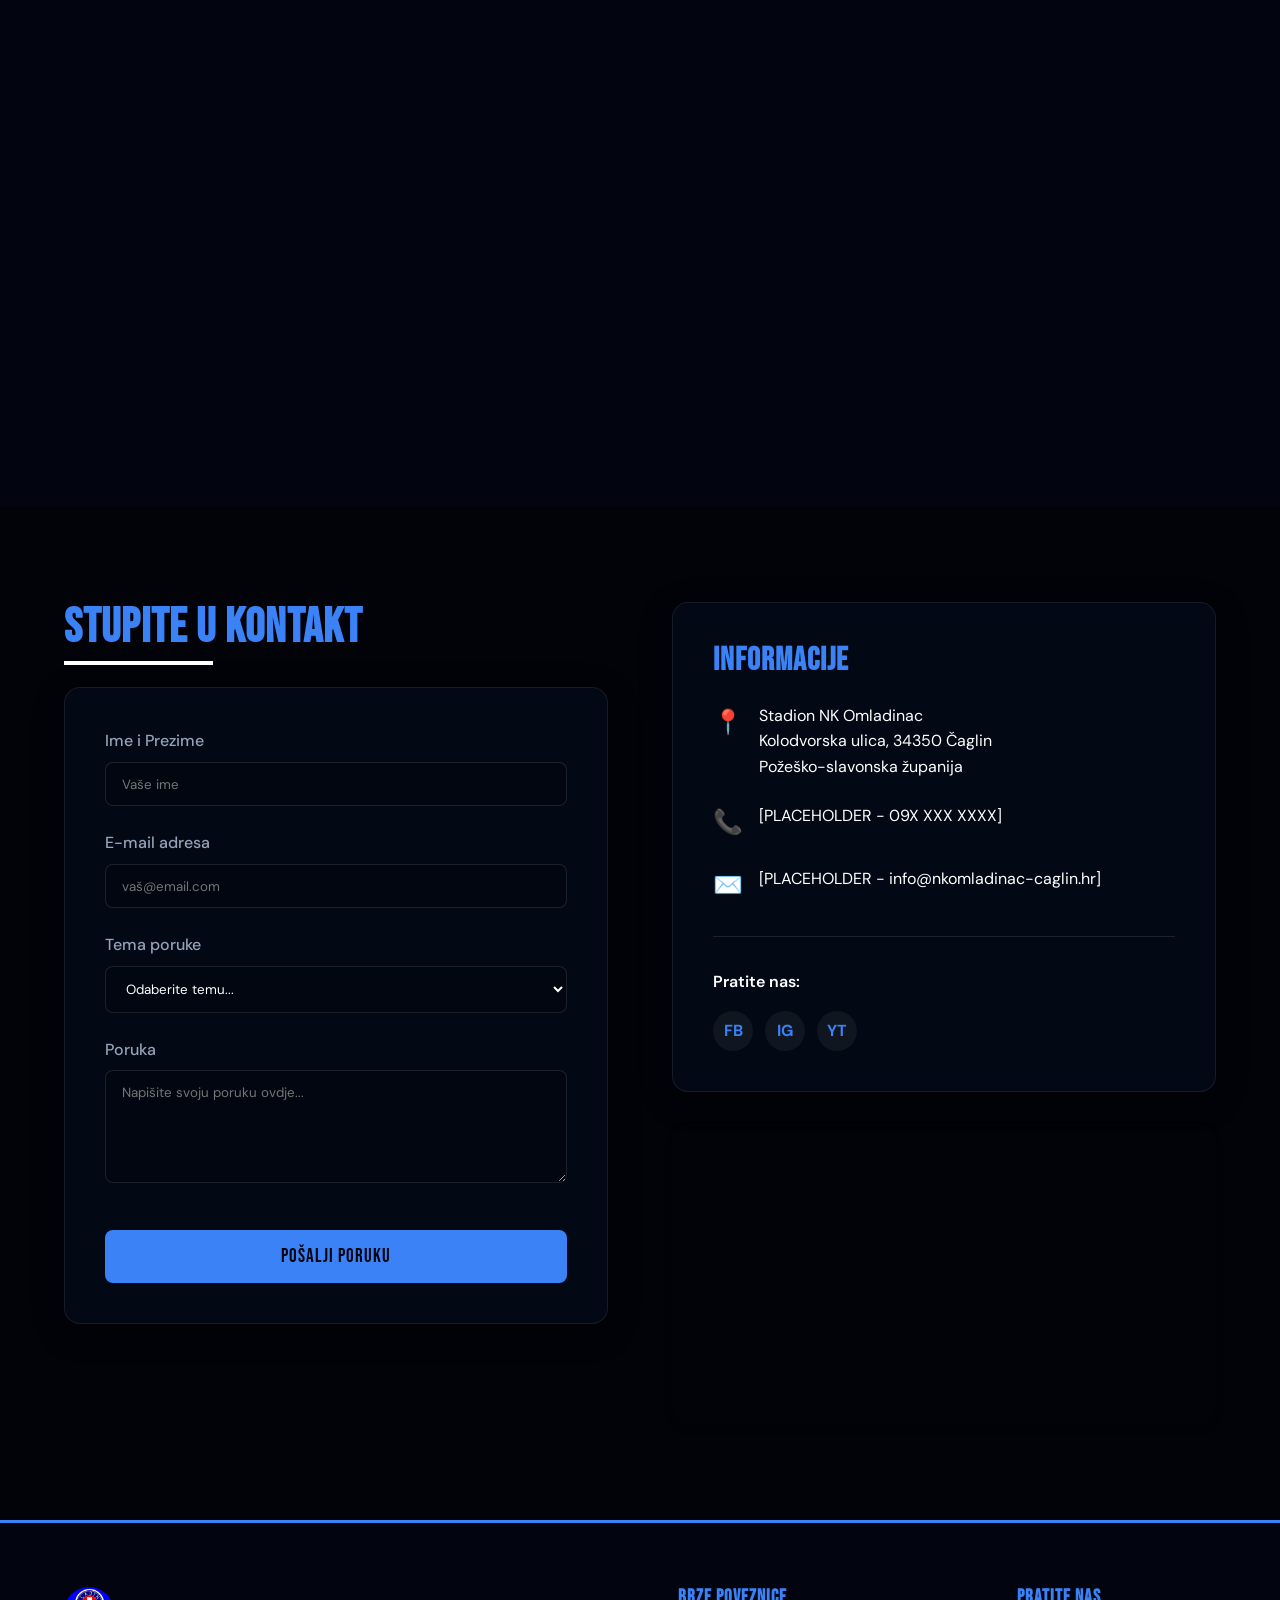
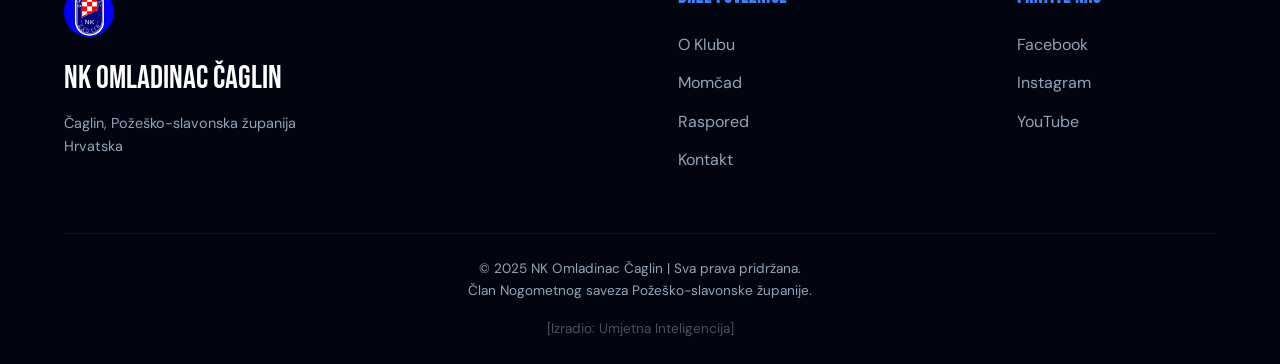
<file: Omladinac/index.html>
<!DOCTYPE html>
<html lang="hr">

<head>
    <meta charset="UTF-8">
    <meta name="viewport" content="width=device-width, initial-scale=1.0">
    <title>NK Omladinac Čaglin</title>
    <!-- Preconnect for Google Fonts -->
    <link rel="preconnect" href="https://fonts.googleapis.com">
    <link rel="preconnect" href="https://fonts.gstatic.com" crossorigin>
    <link
        href="https://fonts.googleapis.com/css2?family=Bebas+Neue&family=DM+Sans:opsz,wght@9..40,400;9..40,500;9..40,600;9..40,700&display=swap"
        rel="stylesheet">
    <link rel="stylesheet" href="styles.css">
</head>

<body>

    <!-- CSS Loading Animation -->
    <div id="loader" class="loader-container">
        <div class="loader-logo">
            <img src="images/omladinac.jpg" alt="NK Omladinac Čaglin" width="80" height="80"
                style="border-radius: 50%;">
        </div>
        <div class="loader-text">Omladinac Čaglin</div>
    </div>

    <!-- N A V I G A C I J A -->
    <header class="navbar" id="navbar">
        <div class="container nav-container">
            <a href="#" class="logo-link" aria-label="Početna strana">
                <img src="images/omladinac.jpg" alt="NK Omladinac Čaglin" width="40" height="40" class="logo-img">
                <div class="logo-text">NK OMLADINAC ČAGLIN</div>
            </a>

            <button class="hamburger-btn" aria-label="Otvori navigaciju" aria-expanded="false"
                aria-controls="nav-links">
                <span></span>
                <span></span>
                <span></span>
            </button>

            <nav class="nav-links" id="nav-links">
                <a href="#o-klubu">O Klubu</a>
                <a href="#sezona">Sezona</a>
                <a href="#momcad">Momčad</a>
                <a href="#raspored">Raspored</a>
                <a href="#kontakt">Kontakt</a>
            </nav>
        </div>
    </header>

    <main>
        <!-- H E R O  S E K C I J A -->
        <section class="hero" id="top">
            <!-- Alternativa za placeholder fotografije - CSS uzorak -->
            <div class="hero-bg"></div>
            <div class="hero-overlay"></div>

            <div class="container hero-content">
                <h1 class="hero-title">SRCE ČAGLINA.<br>DUŠA SLAVONIJE.</h1>
                <p class="hero-subtitle">NK Omladinac Čaglin — 2. ŽNL Požeško-slavonska</p>
                <div class="hero-buttons">
                    <a href="#sezona" class="btn btn-outline">Naša Sezona &rarr;</a>
                </div>
            </div>

            <!-- Bouncing arrow scroll indicator -->
            <a href="#o-klubu" class="scroll-indicator" aria-label="Prijeđi na sljedeću sekciju">
                <svg viewBox="0 0 24 24" fill="none" stroke="currentColor" stroke-width="2">
                    <path d="M7 13l5 5 5-5M7 6l5 5 5-5" />
                </svg>
            </a>
        </section>

        <!-- O K L U B U -->
        <section class="section about" id="o-klubu">
            <div class="container about-grid">
                <div class="about-text scroll-animate">
                    <h2 class="section-title">Ponosi Svog Kraja</h2>
                    <p>NK Omladinac Čaglin ponos je svoje zajednice i srce sportskog života općine Čaglin. Klub se
                        natječe u 1. Županijskoj nogometnoj ligi Požeško-slavonske županije, a svoje utakmice igra na
                        stadionu u Kolodvorskoj ulici u Čaglinu.</p>
                    <p>Smješteni u idiličnom krajoliku zapadne Slavonije, između obronaka Dilj Gore i Krndije, naši
                        igrači i navijači dijele zajedničku ljubav prema lijepoj igri i svom rodnom kraju. Svake subote,
                        na travnjaku u Kolodvorskoj, brane se boje Čaglina.</p>
                    <p class="about-placeholder-text">[PLACEHOLDER — Klub je osnovan 1968. godine. Trenutni predsjednik:
                        Ivan Horvat.]</p>
                </div>

                <div class="about-stats">
                    <div class="stat-card scroll-animate item-1">
                        <div class="stat-icon">⚽</div>
                        <div class="stat-number" data-target="15">0</div>
                        <div class="stat-label">Sezona u 1. ŽNL</div>
                    </div>
                    <div class="stat-card scroll-animate item-2">
                        <div class="stat-icon">👥</div>
                        <div class="stat-number" data-target="120">0</div>
                        <div class="stat-label">Registriranih igrača</div>
                    </div>
                    <div class="stat-card scroll-animate item-3">
                        <div class="stat-icon">🏆</div>
                        <div class="stat-number" data-target="5">0</div>
                        <div class="stat-label">Naslova prvaka</div>
                    </div>
                    <div class="stat-card scroll-animate item-4">
                        <div class="stat-icon">📍</div>
                        <div class="stat-number text-stat">Čaglin</div>
                        <div class="stat-label">Naš dom</div>
                    </div>
                </div>
            </div>
        </section>

        <!-- T R E N U T N A  S E Z O N A -->
        <section class="section season" id="sezona">
            <div class="container">
                <h2 class="section-title center-title scroll-animate">Trenutna Sezona 2024/25</h2>

                <div class="season-panels">
                    <!-- Tablica -->
                    <div class="panel table-panel scroll-animate">
                        <h3 class="panel-title">2. ŽNL Požeško-slavonska</h3>
                        <div class="table-responsive">
                            <table class="league-table">
                                <thead>
                                    <tr>
                                        <th>Poz</th>
                                        <th>Klub</th>
                                        <th>Ut</th>
                                        <th>Pob</th>
                                        <th>Ner</th>
                                        <th>Por</th>
                                        <th>G+</th>
                                        <th>G-</th>
                                        <th>GR</th>
                                        <th>Bod</th>
                                    </tr>
                                </thead>
                                <tbody>
                                    <tr>
                                        <td>1.</td>
                                        <td>NK Eminovci</td>
                                        <td>12</td>
                                        <td>11</td>
                                        <td>1</td>
                                        <td>0</td>
                                        <td>50</td>
                                        <td>9</td>
                                        <td>+41</td>
                                        <td>34</td>
                                    </tr>
                                    <tr>
                                        <td>2.</td>
                                        <td>NK Parasan</td>
                                        <td>12</td>
                                        <td>10</td>
                                        <td>1</td>
                                        <td>1</td>
                                        <td>49</td>
                                        <td>6</td>
                                        <td>+43</td>
                                        <td>31</td>
                                    </tr>
                                    <tr>
                                        <td>3.</td>
                                        <td>HNK Dobrovac</td>
                                        <td>12</td>
                                        <td>9</td>
                                        <td>0</td>
                                        <td>3</td>
                                        <td>31</td>
                                        <td>14</td>
                                        <td>+17</td>
                                        <td>27</td>
                                    </tr>
                                    <tr>
                                        <td>4.</td>
                                        <td>NK Graničar Bučje</td>
                                        <td>12</td>
                                        <td>6</td>
                                        <td>3</td>
                                        <td>3</td>
                                        <td>31</td>
                                        <td>20</td>
                                        <td>+11</td>
                                        <td>21</td>
                                    </tr>
                                    <tr class="highlight-row">
                                        <td>5.</td>
                                        <td><b>NK Omladinac Čaglin</b></td>
                                        <td>12</td>
                                        <td>5</td>
                                        <td>3</td>
                                        <td>4</td>
                                        <td>17</td>
                                        <td>13</td>
                                        <td>+4</td>
                                        <td>18</td>
                                    </tr>
                                    <tr>
                                        <td>6.</td>
                                        <td>NK Sulkovci</td>
                                        <td>12</td>
                                        <td>5</td>
                                        <td>2</td>
                                        <td>5</td>
                                        <td>24</td>
                                        <td>24</td>
                                        <td>0</td>
                                        <td>17</td>
                                    </tr>
                                    <tr>
                                        <td>7.</td>
                                        <td>NK Croatia D. Obrijež</td>
                                        <td>12</td>
                                        <td>4</td>
                                        <td>1</td>
                                        <td>7</td>
                                        <td>19</td>
                                        <td>35</td>
                                        <td>-16</td>
                                        <td>13</td>
                                    </tr>
                                    <tr>
                                        <td>8.</td>
                                        <td>NK BSK Biškupci</td>
                                        <td>11</td>
                                        <td>3</td>
                                        <td>1</td>
                                        <td>7</td>
                                        <td>15</td>
                                        <td>28</td>
                                        <td>-13</td>
                                        <td>10</td>
                                    </tr>
                                    <tr>
                                        <td>9.</td>
                                        <td>NK Dinamo Badljevina</td>
                                        <td>12</td>
                                        <td>2</td>
                                        <td>1</td>
                                        <td>9</td>
                                        <td>24</td>
                                        <td>52</td>
                                        <td>-28</td>
                                        <td>7</td>
                                    </tr>
                                    <tr>
                                        <td>10.</td>
                                        <td>NK Slavonija Prekopakra</td>
                                        <td>11</td>
                                        <td>1</td>
                                        <td>2</td>
                                        <td>8</td>
                                        <td>15</td>
                                        <td>42</td>
                                        <td>-27</td>
                                        <td>5</td>
                                    </tr>
                                    <tr>
                                        <td>11.</td>
                                        <td>NK Ovčare</td>
                                        <td>12</td>
                                        <td>1</td>
                                        <td>1</td>
                                        <td>10</td>
                                        <td>13</td>
                                        <td>45</td>
                                        <td>-32</td>
                                        <td>4</td>
                                    </tr>
                                </tbody>
                            </table>
                        </div>
                        <a href="https://hns-cff.hr" target="_blank" rel="noopener noreferrer"
                            class="btn btn-outline table-cta">Pogledaj detaljnu tablicu na HNS Semaforu &rarr;</a>
                    </div>

                    <!-- Zadnji rezultati -->
                    <div class="panel results-panel scroll-animate delay-1">
                        <h3 class="panel-title">Zadnji Rezultati</h3>

                        <div class="match-card result-loss">
                            <div class="match-date">22. Ožu 2026. | 2. ŽNL (13. kolo)</div>
                            <div class="match-teams">
                                <span class="team">NK Parasan</span>
                                <span class="score loss-score">3 : 0</span>
                                <span class="team text-right">NK Omladinac Čaglin</span>
                            </div>
                        </div>

                        <div class="match-card result-loss">
                            <div class="match-date">15. Ožu 2026. | 2. ŽNL (12. kolo)</div>
                            <div class="match-teams">
                                <span class="team">NK Omladinac Čaglin</span>
                                <span class="score loss-score">0 : 1</span>
                                <span class="team text-right">HNK Dobrovac</span>
                            </div>
                        </div>

                        <div class="match-card result-win">
                            <div class="match-date">09. Stu 2025. | 2. ŽNL (11. kolo)</div>
                            <div class="match-teams">
                                <span class="team">NK Omladinac Čaglin</span>
                                <span class="score win-score">4 : 1</span>
                                <span class="team text-right">NK BSK Biškupci</span>
                            </div>
                        </div>

                        <div class="match-card result-draw">
                            <div class="match-date">19. Lis 2025. | 2. ŽNL (9. kolo)</div>
                            <div class="match-teams">
                                <span class="team">NK Croatia D. Obrijež</span>
                                <span class="score draw-score">1 : 1</span>
                                <span class="team text-right">NK Omladinac Čaglin</span>
                            </div>
                        </div>

                        <div class="match-card result-win">
                            <div class="match-date">12. Lis 2025. | 2. ŽNL (8. kolo)</div>
                            <div class="match-teams">
                                <span class="team">NK Omladinac Čaglin</span>
                                <span class="score win-score">3 : 0</span>
                                <span class="team text-right">NK Ovčare</span>
                            </div>
                        </div>

                        <a href="https://semafor.hns.family/klubovi/660/nk-omladinac-caglin/" target="_blank"
                            class="btn btn-outline" style="width: 100%; text-align: center; margin-top:1rem;">Sve
                            utakmice →</a>
                    </div>

                </div>
            </div>
            </div>
        </section>

        <!-- M O M Č A D -->
        <section class="section team" id="momcad">
            <div class="container">
                <h2 class="section-title center-title scroll-animate">Naši Ratnici</h2>

                <div class="team-filters scroll-animate">
                    <button class="filter-btn active" data-filter="all">Svi</button>
                    <button class="filter-btn" data-filter="golmani">Vratari</button>
                    <button class="filter-btn" data-filter="obranbeni">Braniči</button>
                    <button class="filter-btn" data-filter="vezni">Veznjaci</button>
                    <button class="filter-btn" data-filter="napadaci">Napadači</button>
                </div>

                <div class="team-grid" id="team-grid">
                    <!-- Dinamično generirano preko JS-a da se popuni placeholderima -->
                </div>
            </div>
        </section>

        <!-- R A S P O R E D  U T A K M I C A -->
        <section class="section schedule" id="raspored">
            <div class="container">
                <h2 class="section-title center-title scroll-animate">Nadolazeće Utakmice</h2>

                <!-- Sljedeća utakmica — istaknuta kartica -->
                <div class="next-match-card scroll-animate">
                    <div class="next-match-label">Sljedeća Utakmica — 14. kolo</div>
                    <div class="next-match-teams">
                        <div class="next-match-team">
                            <img src="images/omladinac.jpg" alt="NK Omladinac Čaglin" class="next-match-crest">
                            <span>NK Omladinac Čaglin</span>
                        </div>
                        <div class="next-match-vs">VS</div>
                        <div class="next-match-team">
                            <div class="next-match-crest-placeholder">⚽</div>
                            <span>NK Eminovci</span>
                        </div>
                    </div>
                    <div class="next-match-info">
                        <div class="next-match-datetime">📅 29.03.2026. — 16:00</div>
                        <div class="next-match-venue">📍 Stadion NK Omladinac, Kolodvorska ul., Čaglin</div>
                        <span class="match-tag tag-home">Domaća</span>
                    </div>
                    <div class="countdown" id="countdown">
                        <div class="countdown-unit">
                            <span class="countdown-num" id="cd-days">--</span>
                            <span class="countdown-label">Dana</span>
                        </div>
                        <div class="countdown-sep">:</div>
                        <div class="countdown-unit">
                            <span class="countdown-num" id="cd-hours">--</span>
                            <span class="countdown-label">Sati</span>
                        </div>
                        <div class="countdown-sep">:</div>
                        <div class="countdown-unit">
                            <span class="countdown-num" id="cd-mins">--</span>
                            <span class="countdown-label">Min</span>
                        </div>
                        <div class="countdown-sep">:</div>
                        <div class="countdown-unit">
                            <span class="countdown-num" id="cd-secs">--</span>
                            <span class="countdown-label">Sek</span>
                        </div>
                    </div>
                </div>

                <!-- Ostale nadolazeće utakmice -->
                <div class="timeline scroll-animate delay-1">
                    <div class="timeline-item">
                        <div class="timeline-dot"></div>
                        <div class="timeline-content">
                            <div class="match-time">15. kolo — 06.04.2026. — 16:30</div>
                            <div class="match-teams-title">NK Graničar Bučje <span class="vs">vs</span> NK Omladinac
                                Čaglin</div>
                            <div class="match-location">📍 Stadion NK Graničar, Bučje</div>
                            <span class="match-tag tag-away">Gostujuća</span>
                        </div>
                    </div>

                    <div class="timeline-item">
                        <div class="timeline-dot"></div>
                        <div class="timeline-content">
                            <div class="match-time">16. kolo — 12.04.2026. — 17:00</div>
                            <div class="match-teams-title">NK Omladinac Čaglin <span class="vs">vs</span> NK Dinamo
                                Badljevina</div>
                            <div class="match-location">📍 Stadion NK Omladinac, Kolodvorska ul., Čaglin</div>
                            <span class="match-tag tag-home">Domaća</span>
                        </div>
                    </div>

                    <div class="timeline-item">
                        <div class="timeline-dot"></div>
                        <div class="timeline-content">
                            <div class="match-time">17. kolo — 18.04.2026. — 17:00</div>
                            <div class="match-teams-title">NK Slavonija Prekopakra <span class="vs">vs</span> NK
                                Omladinac Čaglin</div>
                            <div class="match-location">📍 Stadion NK Slavonija, Prekopakra</div>
                            <span class="match-tag tag-away">Gostujuća</span>
                        </div>
                    </div>

                    <div class="timeline-item">
                        <div class="timeline-dot"></div>
                        <div class="timeline-content">
                            <div class="match-time">18. kolo — 26.04.2026. — 17:00</div>
                            <div class="match-teams-title">NK Omladinac Čaglin <span class="vs">vs</span> NK Sulkovci
                            </div>
                            <div class="match-location">📍 Stadion NK Omladinac, Kolodvorska ul., Čaglin</div>
                            <span class="match-tag tag-home">Domaća</span>
                        </div>
                    </div>
                </div>
            </div>
        </section>



        <!-- G A L E R I J A -->
        <section class="section gallery" id="galerija">
            <div class="container">
                <h2 class="section-title center-title scroll-animate">Galerija</h2>
                <div class="gallery-grid" id="gallery-grid">
                    <!-- JS generirani placeholdera slika -->
                </div>
            </div>
        </section>

        <!-- Lightbox -->
        <div id="lightbox" class="lightbox">
            <span class="lightbox-close">&times;</span>
            <div class="lightbox-content">
                <div class="lightbox-placeholder">
                    <span>Pregled Slike</span>
                </div>
            </div>
        </div>

        <!-- K O N T A K T -->
        <section class="section contact" id="kontakt">
            <div class="container">
                <div class="contact-grid">
                    <div class="contact-form-col scroll-animate">
                        <h2 class="section-title">Stupite u Kontakt</h2>
                        <form class="contact-form">
                            <div class="form-group">
                                <label for="name">Ime i Prezime</label>
                                <input type="text" id="name" placeholder="Vaše ime" required>
                            </div>
                            <div class="form-group">
                                <label for="email">E-mail adresa</label>
                                <input type="email" id="email" placeholder="vaš@email.com" required>
                            </div>
                            <div class="form-group">
                                <label for="subject">Tema poruke</label>
                                <select id="subject" required>
                                    <option value="" disabled selected>Odaberite temu...</option>
                                    <option value="upis">Upis u klub</option>
                                    <option value="sponzorstvo">Sponzorstvo</option>
                                    <option value="informacije">Informacije</option>
                                    <option value="ostalo">Ostalo</option>
                                </select>
                            </div>
                            <div class="form-group">
                                <label for="message">Poruka</label>
                                <textarea id="message" rows="5" placeholder="Napišite svoju poruku ovdje..."
                                    required></textarea>
                            </div>
                            <button type="submit" class="btn btn-primary">Pošalji poruku</button>
                        </form>
                    </div>

                    <div class="contact-info-col scroll-animate delay-1">
                        <div class="info-card">
                            <h3>Informacije</h3>
                            <ul>
                                <li>
                                    <span class="info-icon">📍</span>
                                    <span>Stadion NK Omladinac<br>Kolodvorska ulica, 34350 Čaglin<br>Požeško-slavonska
                                        županija</span>
                                </li>
                                <li>
                                    <span class="info-icon">📞</span>
                                    <span>[PLACEHOLDER - 09X XXX XXXX]</span>
                                </li>
                                <li>
                                    <span class="info-icon">✉️</span>
                                    <span>[PLACEHOLDER - info@nkomladinac-caglin.hr]</span>
                                </li>
                            </ul>

                            <div class="social-links">
                                <p>Pratite nas:</p>
                                <a href="#" aria-label="Facebook">FB</a>
                                <a href="#" aria-label="Instagram">IG</a>
                                <a href="#" aria-label="YouTube">YT</a>
                            </div>
                        </div>

                        <div class="map-container">
                            <!-- Lat/Lng: 45.3158, 17.9903 -->
                            <iframe
                                src="https://www.google.com/maps/embed?pb=!1m18!1m12!1m3!1d11234.331289139363!2d17.9803!3d45.3158!2m3!1f0!2f0!3f0!3m2!1i1024!2i768!4f13.1!3m3!1m2!1s0x475ce30616b7617b%3A0x6bba3bf9de71f652!2s%C4%8Caglin!5e0!3m2!1sen!2shr!4v1700000000000!5m2!1sen!2shr"
                                width="100%" height="100%" style="border:0;" allowfullscreen="" loading="lazy"
                                referrerpolicy="no-referrer-when-downgrade" title="Karta Čaglina">
                            </iframe>
                        </div>
                    </div>
                </div>
            </div>
        </section>
    </main>

    <!-- F O O T E R -->
    <footer class="footer">
        <div class="container footer-grid">
            <div class="footer-brand">
                <img src="images/omladinac.jpg" alt="NK Omladinac Čaglin" width="50" height="50"
                    style="border-radius: 50%;">
                <div class="footer-title">NK Omladinac Čaglin</div>
                <p>Čaglin, Požeško-slavonska županija<br>Hrvatska</p>
            </div>

            <div class="footer-links">
                <div class="footer-col">
                    <h4>Brze poveznice</h4>
                    <ul>
                        <li><a href="#o-klubu">O Klubu</a></li>
                        <li><a href="#momcad">Momčad</a></li>
                        <li><a href="#raspored">Raspored</a></li>

                        <li><a href="#kontakt">Kontakt</a></li>
                    </ul>
                </div>
                <div class="footer-col">
                    <h4>Pratite nas</h4>
                    <ul>
                        <li><a href="#">Facebook</a></li>
                        <li><a href="#">Instagram</a></li>
                        <li><a href="#">YouTube</a></li>
                    </ul>
                </div>
            </div>
        </div>
        <div class="container footer-bottom">
            <p>&copy; 2025 NK Omladinac Čaglin | Sva prava pridržana.</p>
            <p>Član Nogometnog saveza Požeško-slavonske županije.</p>
            <p class="designer">[Izradio: Umjetna Inteligencija]</p>
        </div>
    </footer>

    <script src="script.js"></script>
</body>

</html>
</file>
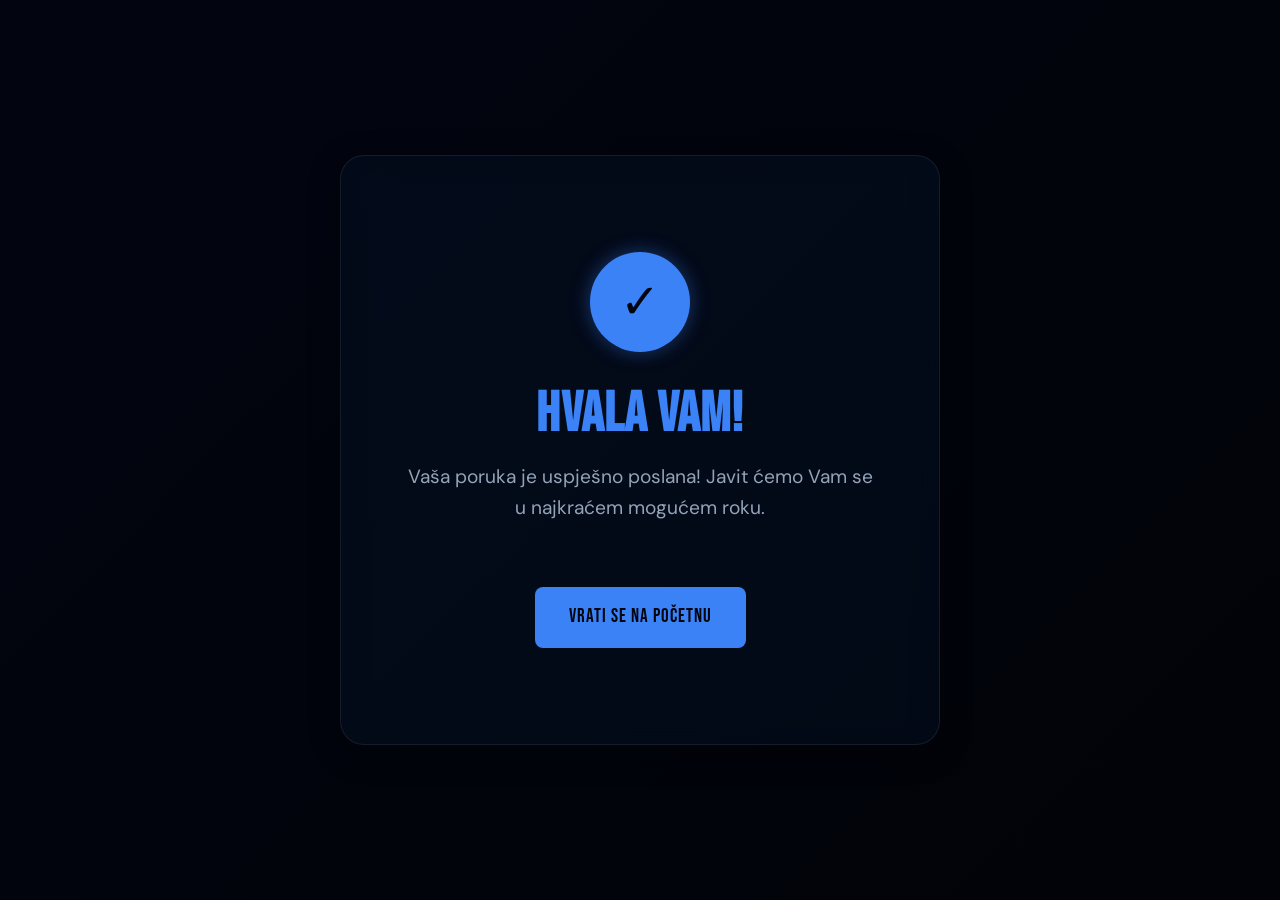
<file: hvala.html>
<!DOCTYPE html>
<html lang="hr">

<head>
    <meta charset="UTF-8">
    <meta name="viewport" content="width=device-width, initial-scale=1.0">
    <title>Hvala vam — NK Omladinac Čaglin</title>
    <!-- Favicon -->
    <link rel="icon" type="image/jpeg" href="images/omladinac.jpg">
    <!-- Google Fonts -->
    <link rel="preconnect" href="https://fonts.googleapis.com">
    <link rel="preconnect" href="https://fonts.gstatic.com" crossorigin>
    <link
        href="https://fonts.googleapis.com/css2?family=Bebas+Neue&family=DM+Sans:opsz,wght@9..40,400;9..40,500;9..40,600;9..40,700&display=swap"
        rel="stylesheet">
    <link rel="stylesheet" href="styles.css">
    <style>
        .success-page {
            height: 100vh;
            display: flex;
            align-items: center;
            justify-content: center;
            background: linear-gradient(135deg, var(--col-primary-dark), var(--col-bg));
            text-align: center;
            padding: var(--space-md);
        }

        .success-content {
            background-color: var(--col-surface);
            backdrop-filter: var(--backdrop-blur);
            border: 1px solid var(--col-surface-border);
            padding: var(--space-xl) var(--space-lg);
            border-radius: var(--radius-lg);
            box-shadow: var(--shadow-glass);
            max-width: 600px;
            width: 100%;
            animation: fadeUp 0.8s ease forwards;
        }

        .success-icon {
            width: 100px;
            height: 100px;
            background-color: var(--col-accent);
            color: var(--col-primary-dark);
            border-radius: 50%;
            display: flex;
            align-items: center;
            justify-content: center;
            font-size: 3rem;
            margin: 0 auto var(--space-md);
            box-shadow: var(--shadow-gold);
        }

        .success-title {
            font-size: 3.5rem;
            color: var(--col-accent);
            margin-bottom: var(--space-sm);
        }

        .success-message {
            font-size: 1.2rem;
            color: var(--col-text-muted);
            margin-bottom: var(--space-lg);
        }

        @keyframes fadeUp {
            from {
                opacity: 0;
                transform: translateY(20px);
            }
            to {
                opacity: 1;
                transform: translateY(0);
            }
        }
    </style>
</head>

<body>
    <main class="success-page">
        <div class="success-content">
            <div class="success-icon">✓</div>
            <h1 class="success-title">HVALA VAM!</h1>
            <p class="success-message">Vaša poruka je uspješno poslana! Javit ćemo Vam se u najkraćem mogućem roku.</p>
            <a href="index.html" class="btn btn-primary">Vrati se na početnu</a>
        </div>
    </main>
</body>

</html>
</file>
<file: styles.css>
:root {
    --col-primary: #0a1e3d;
    --col-primary-dark: #020510;
    --col-accent: #3b82f6;
    --col-accent-hover: #60a5fa;
    --col-text: #ffffff;
    --col-text-muted: #94a3b8;
    --col-bg: #010308;

    /* Premium Glassmorphism Variables */
    --col-surface: rgba(10, 30, 61, 0.25);
    --col-surface-hover: rgba(10, 30, 61, 0.45);
    --col-surface-border: rgba(255, 255, 255, 0.08);
    --col-glass-light: rgba(255, 255, 255, 0.03);
    --backdrop-blur: blur(12px);

    --font-heading: 'Bebas Neue', sans-serif;
    --font-body: 'DM Sans', sans-serif;

    --space-xs: 0.5rem;
    --space-sm: 1rem;
    --space-md: 2rem;
    --space-lg: 4rem;
    --space-xl: 6rem;

    --radius-sm: 8px;
    --radius-md: 16px;
    --radius-lg: 24px;

    --shadow-sm: 0 4px 6px rgba(0, 0, 0, 0.3);
    --shadow-md: 0 10px 20px rgba(0, 0, 0, 0.5);
    --shadow-glass: 0 8px 32px 0 rgba(0, 0, 0, 0.3);
    --shadow-gold: 0 0 20px rgba(59, 130, 246, 0.4);
    --shadow-glow: 0 0 15px rgba(10, 30, 61, 0.6);

    --transition-fast: 0.3s ease;
    --transition-medium: 0.5s cubic-bezier(0.16, 1, 0.3, 1);
}

/* ==========================================================================
   OSNOVNI STILOVI (RESET)
   ========================================================================== */
*,
*::before,
*::after {
    margin: 0;
    padding: 0;
    box-sizing: border-box;
}

html,
body {
    scroll-behavior: smooth;
    overflow-x: hidden;
    width: 100%;
    position: relative;
    max-width: 100vw;
}

body {
    font-family: var(--font-body);
    background-color: var(--col-bg);
    color: var(--col-text);
    line-height: 1.6;
}

h1,
h2,
h3,
h4,
.bebas {
    font-family: var(--font-heading);
    letter-spacing: 1px;
    line-height: 1.1;
    text-transform: uppercase;
}

a {
    color: var(--col-accent);
    text-decoration: none;
    transition: color var(--transition-fast);
}

a:hover {
    color: var(--col-accent-hover);
}

ul {
    list-style: none;
}

img,
svg {
    max-width: 100%;
    height: auto;
    display: block;
}

h1, h2, h3, h4, p, span {
    word-wrap: break-word;
    overflow-wrap: break-word;
}

.container {
    width: 90%;
    max-width: 1200px;
    margin: 0 auto;
}

.section {
    padding: var(--space-xl) 0;
}

.section-title {
    font-size: 3rem;
    color: var(--col-accent);
    margin-bottom: var(--space-md);
    position: relative;
    display: inline-block;
}

.section-title::after {
    content: '';
    position: absolute;
    bottom: -10px;
    left: 0;
    width: 50%;
    height: 4px;
    background-color: var(--col-text);
}

.center-title {
    text-align: center;
    display: block;
}

.center-title::after {
    left: 50%;
    transform: translateX(-50%);
    width: 100px;
}

/* ==========================================================================
   LOADING ANIMACIJA
   ========================================================================== */
.loader-container {
    position: fixed;
    inset: 0;
    background-color: var(--col-primary-dark);
    z-index: 9999;
    display: flex;
    flex-direction: column;
    justify-content: center;
    align-items: center;
    transition: opacity 0.5s ease, visibility 0.5s ease;
}

.loader-logo {
    animation: pulse 1.5s infinite alternate;
}

.loader-text {
    font-family: var(--font-heading);
    color: var(--col-accent);
    font-size: 2rem;
    margin-top: 1rem;
    letter-spacing: 2px;
}

@keyframes pulse {
    0% {
        transform: scale(0.9);
        opacity: 0.8;
        filter: drop-shadow(0 0 10px var(--col-accent));
    }

    100% {
        transform: scale(1.1);
        opacity: 1;
        filter: drop-shadow(0 0 20px var(--col-accent));
    }
}

/* ==========================================================================
   GUMBI (BUTTONS)
   ========================================================================== */
.btn {
    display: inline-flex;
    align-items: center;
    justify-content: center;
    padding: 0.8rem 2rem;
    font-family: var(--font-heading);
    font-size: 1.2rem;
    border-radius: var(--radius-sm);
    cursor: pointer;
    transition: all var(--transition-fast);
    border: 2px solid transparent;
    text-transform: uppercase;
    letter-spacing: 1px;
}

.btn-primary {
    background-color: var(--col-accent);
    color: var(--col-primary-dark);
}

.btn-primary:hover {
    background-color: var(--col-accent-hover);
    transform: translateY(-3px);
    box-shadow: var(--shadow-gold);
}

.btn-outline {
    background-color: transparent;
    border-color: var(--col-text);
    color: var(--col-text);
}

.btn-outline:hover {
    background-color: rgba(255, 255, 255, 0.1);
    border-color: var(--col-accent);
    color: var(--col-accent);
    transform: translateY(-3px);
}

/* ==========================================================================
   NAVIGACIJA
   ========================================================================== */
.navbar {
    position: fixed;
    top: 0;
    left: 0;
    width: 100%;
    z-index: 1000;
    padding: 1rem 0;
    transition: all 0.3s ease;
}

.navbar.scrolled {
    background-color: var(--col-surface-hover);
    backdrop-filter: var(--backdrop-blur);
    border-bottom: 1px solid var(--col-surface-border);
    padding: 0.5rem 0;
    box-shadow: var(--shadow-glass);
}

.nav-container {
    display: flex;
    justify-content: space-between;
    align-items: center;
}

.logo-link {
    display: flex;
    align-items: center;
    gap: 10px;
}

.logo-img {
    border-radius: 50%;
    object-fit: cover;
}

.logo-text {
    font-family: var(--font-heading);
    font-size: 1.5rem;
    color: var(--col-accent);
}

.nav-links {
    display: flex;
    align-items: center;
    gap: 2rem;
}

.nav-links a {
    color: var(--col-text);
    font-weight: 500;
    font-size: 0.95rem;
    position: relative;
    text-transform: uppercase;
    letter-spacing: 1px;
}

.nav-links a::after {
    content: '';
    position: absolute;
    bottom: -5px;
    left: 0;
    width: 0;
    height: 2px;
    background-color: var(--col-accent);
    transition: width var(--transition-fast);
}

.nav-links a:hover::after,
.nav-links a.active::after {
    width: 100%;
}



.hamburger-btn {
    display: none;
    background: none;
    border: none;
    cursor: pointer;
    z-index: 1001;
}

.hamburger-btn span {
    display: block;
    width: 30px;
    height: 3px;
    background-color: var(--col-accent);
    margin: 6px 0;
    transition: 0.3s;
}

/* ==========================================================================
   HERO SEKCIJA
   ========================================================================== */
.hero {
    height: 100vh;
    min-height: 600px;
    position: relative;
    display: flex;
    align-items: center;
    clip-path: polygon(0 0, 100% 0, 100% 90%, 0 100%);
    overflow: hidden;
}

.hero-bg {
    position: absolute;
    inset: 0;
    background: radial-gradient(circle at 50% 30%, var(--col-primary) 0%, var(--col-primary-dark) 80%);
    background-image: repeating-linear-gradient(45deg, rgba(255, 255, 255, 0.02) 0, rgba(255, 255, 255, 0.02) 1px, transparent 1px, transparent 10px);
    background-color: var(--col-primary-dark);
    z-index: 1;
    transform: scale(1.1);
    /* Za paralaksu */
}

.hero-overlay {
    position: absolute;
    inset: 0;
    background: linear-gradient(to bottom, rgba(2, 11, 5, 0.1) 0%, rgba(2, 11, 5, 0.5) 50%, var(--col-bg) 100%);
    z-index: 2;
}

.hero-content {
    position: relative;
    z-index: 3;
    max-width: 800px;
    opacity: 0;
    transform: translateY(30px);
    animation: fadeUp 1s forwards 0.5s;
}

.hero-title {
    font-size: clamp(3.5rem, 8vw, 7rem);
    line-height: 0.9;
    margin-bottom: 1rem;
    text-shadow: 2px 2px 10px rgba(0, 0, 0, 0.5);
}

.hero-subtitle {
    font-size: clamp(1.2rem, 2vw, 1.5rem);
    color: var(--col-accent);
    margin-bottom: 2.5rem;
    font-weight: 500;
}

.hero-buttons {
    display: flex;
    gap: 1rem;
}

.scroll-indicator {
    position: absolute;
    bottom: 12%;
    left: 50%;
    transform: translateX(-50%);
    z-index: 3;
    color: var(--col-accent);
    width: 40px;
    height: 40px;
    animation: bounce 2s infinite;
}

@keyframes fadeUp {
    to {
        opacity: 1;
        transform: translateY(0);
    }
}

@keyframes bounce {

    0%,
    20%,
    50%,
    80%,
    100% {
        transform: translateY(0) translateX(-50%);
    }

    40% {
        transform: translateY(-20px) translateX(-50%);
    }

    60% {
        transform: translateY(-10px) translateX(-50%);
    }
}

/* ==========================================================================
   O KLUBU (ABOUT)
   ========================================================================== */
.about-grid {
    display: grid;
    grid-template-columns: 1fr 1fr;
    gap: 4rem;
    align-items: center;
}

.about-text p {
    margin-bottom: 1.5rem;
    font-size: 1.1rem;
    color: var(--col-text-muted);
}

.about-placeholder-text {
    font-style: italic;
    color: var(--col-accent) !important;
    border-left: 3px solid var(--col-accent);
    padding-left: 1rem;
}

.about-stats {
    display: grid;
    grid-template-columns: 1fr 1fr;
    gap: 1.5rem;
}

.stat-card {
    background-color: var(--col-surface);
    backdrop-filter: var(--backdrop-blur);
    border: 1px solid var(--col-surface-border);
    padding: 2rem;
    border-radius: var(--radius-md);
    text-align: center;
    transition: all var(--transition-medium);
    box-shadow: var(--shadow-glass);
}

.stat-card:hover {
    transform: translateY(-5px);
    border-color: var(--col-accent);
    box-shadow: var(--shadow-gold);
}

.stat-icon {
    font-size: 2.5rem;
    margin-bottom: 1rem;
}

.stat-number {
    font-family: var(--font-heading);
    font-size: 3.5rem;
    color: var(--col-accent);
    line-height: 1;
    margin-bottom: 0.5rem;
}

.text-stat {
    font-size: 2.5rem;
}

.stat-label {
    font-size: 0.9rem;
    text-transform: uppercase;
    letter-spacing: 1px;
    font-weight: 600;
}

/* ==========================================================================
   TRENUTNA SEZONA
   ========================================================================== */
.season {
    background-color: var(--col-primary-dark);
}

.season-panels {
    display: grid;
    grid-template-columns: 3fr 2fr;
    gap: 2rem;
}

.panel {
    background-color: var(--col-surface);
    backdrop-filter: var(--backdrop-blur);
    border: 1px solid var(--col-surface-border);
    border-radius: var(--radius-md);
    padding: 2rem;
    box-shadow: var(--shadow-glass);
}

.panel-title {
    font-size: 1.8rem;
    color: var(--col-accent);
    margin-bottom: 1.5rem;
    border-bottom: 1px solid rgba(255, 255, 255, 0.1);
    padding-bottom: 0.5rem;
}

/* Tablica */
.table-responsive {
    overflow-x: auto;
}

.league-table {
    width: 100%;
    border-collapse: collapse;
    text-align: center;
    font-size: 0.95rem;
}

.league-table th {
    font-family: var(--font-heading);
    color: var(--col-accent);
    font-size: 1.2rem;
    padding: 1rem 0.5rem;
    border-bottom: 2px solid rgba(255, 255, 255, 0.1);
}

.league-table td {
    padding: 0.8rem 0.5rem;
    border-bottom: 1px solid rgba(255, 255, 255, 0.05);
}

.league-table td:nth-child(2) {
    text-align: left;
}

.highlight-row {
    background-color: rgba(59, 130, 246, 0.1);
    border-left: 3px solid var(--col-accent);
}

.highlight-row td {
    color: var(--col-accent);
    font-weight: bold;
}

/* Gumb za HNS Semafor */
.table-cta {
    width: 100%;
    text-align: center;
    margin-top: 1.5rem;
}

/* Rezultati */
.match-card {
    background-color: var(--col-bg);
    border-radius: var(--radius-sm);
    padding: 1rem;
    margin-bottom: 1rem;
    border-left: 4px solid #666;
}

.result-win {
    border-left-color: #2ecc71;
}

.result-draw {
    border-left-color: #95a5a6;
}

.result-loss {
    border-left-color: #e74c3c;
}

.match-date {
    font-size: 0.8rem;
    color: var(--col-text-muted);
    margin-bottom: 0.5rem;
    text-align: center;
}

.match-teams {
    display: flex;
    justify-content: space-between;
    align-items: center;
    font-weight: 600;
}

.team {
    flex: 1;
    font-size: 0.9rem;
}

.text-right {
    text-align: right;
}

.score {
    font-family: var(--font-heading);
    font-size: 1.5rem;
    padding: 0.2rem 0.8rem;
    border-radius: 4px;
    background-color: rgba(255, 255, 255, 0.1);
    margin: 0 1rem;
}

.win-score {
    color: #2ecc71;
}

.draw-score {
    color: #bdc3c7;
}

.loss-score {
    color: #e74c3c;
}


/* ==========================================================================
   MOMČAD
   ========================================================================== */
.team-filters {
    display: flex;
    justify-content: center;
    flex-wrap: wrap;
    gap: 1rem;
    margin-bottom: 3rem;
}

.filter-btn {
    background: transparent;
    border: 1px solid var(--col-text-muted);
    color: var(--col-text-muted);
    padding: 0.5rem 1.5rem;
    border-radius: 30px;
    font-family: var(--font-body);
    font-weight: 600;
    cursor: pointer;
    transition: all var(--transition-fast);
}

.filter-btn:hover,
.filter-btn.active {
    background-color: var(--col-accent);
    color: var(--col-primary-dark);
    border-color: var(--col-accent);
}

.team-grid {
    display: grid;
    grid-template-columns: repeat(4, 1fr);
    gap: 2rem;
}

.player-card {
    background-color: var(--col-surface);
    backdrop-filter: var(--backdrop-blur);
    border: 1px solid var(--col-surface-border);
    border-radius: var(--radius-md);
    overflow: hidden;
    position: relative;
    box-shadow: var(--shadow-glass);
    transition: all var(--transition-medium);
    border-bottom: 3px solid transparent;
}

.player-card:hover {
    transform: translateY(-10px);
    border-bottom-color: var(--col-accent);
    box-shadow: var(--shadow-md), var(--shadow-gold);
}

.player-photo {
    width: 100%;
    aspect-ratio: 3/4;
    background-color: var(--col-primary-dark);
    display: flex;
    align-items: center;
    justify-content: center;
    position: relative;
    overflow: hidden;
}

.player-img {
    width: 100%;
    height: 100%;
    object-fit: cover;
    display: block;
}

.player-number {
    position: absolute;
    top: 10px;
    right: 15px;
    font-family: var(--font-heading);
    font-size: 2.2rem;
    color: var(--col-accent);
    opacity: 0.4;
    line-height: 1;
    z-index: 2;
}

.player-card:hover .player-number {
    opacity: 0.9;
}

.player-info {
    padding: 1.2rem;
    text-align: center;
}

.player-name {
    font-family: var(--font-heading);
    font-size: 1.5rem;
    margin-bottom: 0.2rem;
}

.player-position {
    color: var(--col-text-muted);
    font-size: 0.9rem;
    text-transform: uppercase;
    letter-spacing: 1px;
    font-weight: 700;
}

/* Strijelci Badges */
.player-goals-badge {
    position: absolute;
    bottom: 0px;
    left: 0;
    right: 0;
    /* Suptilnija tamna maglica na dnu, ali tekst nosi kontrast */
    background: linear-gradient(to top, rgba(0, 0, 0, 0.7), transparent);
    padding: 2rem 1rem 0.4rem;
    display: flex;
    flex-direction: column;
    align-items: center;
    pointer-events: none;
    z-index: 3;
}

.goals-count {
    font-family: var(--font-heading);
    font-size: 2rem; /* Povećano za naglasak */
    color: #ffffff; /* Bijela boja prema zahtjevu */
    line-height: 1;
    margin-bottom: -2px;
    /* Gusti, oštar outline efekt (8 smjerova) */
    text-shadow: 
        1.5px 1.5px 0 #000, 
       -1.5px -1.5px 0 #000, 
        1.5px -1.5px 0 #000, 
       -1.5px  1.5px 0 #000,
        0px 1.5px 0 #000,
        0px -1.5px 0 #000,
        1.5px 0px 0 #000,
       -1.5px 0px 0 #000,
        0px 0px 8px rgba(0,0,0,0.8);
}

.goals-label {
    font-size: 0.75rem; 
    color: #ffffff;
    text-transform: uppercase;
    letter-spacing: 2px;
    font-weight: 800;
    /* Outline i za labelu */
    text-shadow: 
        1px 1px 0 #000, 
       -1px -1px 0 #000, 
        1px -1px 0 #000, 
       -1px 1px 0 #000;
    opacity: 1;
}



/* ==========================================================================
   RASPORED UTAKMICA
   ========================================================================== */
.schedule {
    background-color: var(--col-primary-dark);
}

/* Istaknuta sljedeća utakmica */
.next-match-card {
    max-width: 800px;
    margin: 0 auto 3rem;
    padding: 2.5rem;
    background: linear-gradient(135deg, rgba(10, 30, 61, 0.6), rgba(59, 130, 246, 0.08));
    backdrop-filter: var(--backdrop-blur);
    border: 2px solid var(--col-accent);
    border-radius: var(--radius-lg);
    box-shadow: 0 0 30px rgba(59, 130, 246, 0.15), var(--shadow-glass);
    text-align: center;
}

.next-match-label {
    font-family: var(--font-heading);
    font-size: 1.4rem;
    color: var(--col-accent);
    letter-spacing: 2px;
    text-transform: uppercase;
    margin-bottom: 2rem;
    position: relative;
}

.next-match-label::after {
    content: '';
    display: block;
    width: 60px;
    height: 3px;
    background: var(--col-accent);
    margin: 0.8rem auto 0;
    border-radius: 2px;
}

.next-match-teams {
    display: flex;
    align-items: center;
    justify-content: center;
    gap: 2rem;
    margin-bottom: 2rem;
    flex-wrap: wrap;
}

.next-match-team {
    display: flex;
    flex-direction: column;
    align-items: center;
    gap: 0.8rem;
    min-width: 140px;
}

.next-match-team span {
    font-family: var(--font-heading);
    font-size: 1.3rem;
    letter-spacing: 1px;
}

.next-match-crest {
    width: 80px;
    height: 80px;
    border-radius: 50%;
    object-fit: contain; /* Promijenjeno u contain za ujednačenost logotipa */
    background-color: white; /* Bijela pozadina za prozirne grbove */
    padding: 8px;
    border: 3px solid var(--col-accent);
    box-shadow: 0 0 15px rgba(59, 130, 246, 0.3);
}


.next-match-vs {
    font-family: var(--font-heading);
    font-size: 2.5rem;
    color: var(--col-text-muted);
    opacity: 0.5;
}

.next-match-info {
    margin-bottom: 2rem;
}

.next-match-datetime {
    font-size: 1.1rem;
    color: var(--col-text);
    margin-bottom: 0.4rem;
    font-weight: 600;
}

.next-match-venue {
    font-size: 0.95rem;
    color: var(--col-text-muted);
    margin-bottom: 1rem;
}

/* Countdown timer */
.countdown {
    display: flex;
    justify-content: center;
    align-items: center;
    gap: 0.5rem;
    padding: 1.5rem;
    background: rgba(0, 0, 0, 0.25);
    border-radius: var(--radius-md);
    border: 1px solid var(--col-surface-border);
}

.countdown-unit {
    display: flex;
    flex-direction: column;
    align-items: center;
    min-width: 60px;
}

.countdown-num {
    font-family: var(--font-heading);
    font-size: 2.8rem;
    color: var(--col-accent);
    line-height: 1;
    letter-spacing: 2px;
}

.countdown-label {
    font-size: 0.75rem;
    text-transform: uppercase;
    color: var(--col-text-muted);
    letter-spacing: 1px;
    margin-top: 0.3rem;
}

.countdown-sep {
    font-family: var(--font-heading);
    font-size: 2.5rem;
    color: var(--col-text-muted);
    opacity: 0.4;
    align-self: flex-start;
    line-height: 1;
}

.timeline {
    position: relative;
    max-width: 800px;
    margin: 0 auto;
    padding: 2rem 0;
}

.timeline::before {
    content: '';
    position: absolute;
    top: 0;
    left: 20px;
    height: 100%;
    width: 2px;
    background-color: rgba(59, 130, 246, 0.3);
}

.timeline-item {
    position: relative;
    padding-left: 60px;
    margin-bottom: 2rem;
}

.timeline-item:last-child {
    margin-bottom: 0;
}

.timeline-dot {
    position: absolute;
    left: 13px;
    top: 0;
    width: 16px;
    height: 16px;
    border-radius: 50%;
    background-color: var(--col-accent);
    box-shadow: 0 0 10px var(--col-accent);
}

.timeline-content {
    background-color: var(--col-surface);
    backdrop-filter: var(--backdrop-blur);
    border: 1px solid var(--col-surface-border);
    padding: 1.5rem;
    border-radius: var(--radius-md);
    box-shadow: var(--shadow-glass);
    position: relative;
    transition: all var(--transition-fast);
}

.timeline-content:hover {
    transform: translateX(5px);
    border-left: 3px solid var(--col-accent);
}

.match-time {
    color: var(--col-accent);
    font-family: var(--font-heading);
    font-size: 1.2rem;
    margin-bottom: 0.5rem;
}

.match-teams-title {
    font-size: 1.3rem;
    font-weight: 700;
    margin-bottom: 0.5rem;
    display: flex;
    align-items: center;
    gap: 15px;
    flex-wrap: wrap;
}

.timeline-team {
    display: flex;
    align-items: center;
    gap: 10px;
}

.timeline-crest {
    width: 40px;
    height: 40px;
    object-fit: contain;
    background-color: white;
    border-radius: 50%;
    padding: 4px;
    border: 1px solid rgba(0, 0, 0, 0.1);
    box-shadow: var(--shadow-sm);
}

.vs {
    color: var(--col-text-muted);
    font-weight: 400;
    font-size: 0.9rem;
    margin: 0 0.5rem;
}

.match-location {
    color: var(--col-text-muted);
    font-size: 0.9rem;
    margin-bottom: 1rem;
}

.match-tag {
    display: inline-block;
    padding: 0.2rem 0.8rem;
    border-radius: 20px;
    font-size: 0.8rem;
    font-weight: 600;
    text-transform: uppercase;
}

.tag-home {
    background-color: rgba(46, 204, 113, 0.2);
    color: #2ecc71;
}

.tag-away {
    background-color: rgba(231, 76, 60, 0.2);
    color: #e74c3c;
}




/* ==========================================================================
   GALERIJA
   ========================================================================== */
.gallery {
    background-color: var(--col-primary-dark);
}

.gallery-grid {
    display: grid;
    grid-template-columns: repeat(auto-fill, minmax(300px, 1fr));
    gap: 1.5rem;
}

.gallery-item {
    aspect-ratio: 1;
    background: linear-gradient(45deg, var(--col-primary), var(--col-surface));
    border-radius: var(--radius-sm);
    position: relative;
    overflow: hidden;
    cursor: pointer;
}

.gallery-item svg {
    position: absolute;
    top: 50%;
    left: 50%;
    transform: translate(-50%, -50%);
    opacity: 0.3;
}

.gallery-overlay {
    position: absolute;
    inset: 0;
    background-color: rgba(10, 30, 61, 0.8);
    display: flex;
    align-items: center;
    justify-content: center;
    opacity: 0;
    transition: opacity var(--transition-fast);
}

.gallery-item:hover .gallery-overlay {
    opacity: 1;
}

.zoom-icon {
    font-size: 2rem;
    color: var(--col-accent);
    transform: translateY(20px);
    transition: transform var(--transition-fast);
}

.gallery-item:hover .zoom-icon {
    transform: translateY(0);
}

/* Lightbox Modal */
.lightbox {
    display: none;
    position: fixed;
    inset: 0;
    background-color: rgba(0, 0, 0, 0.9);
    z-index: 2000;
    justify-content: center;
    align-items: center;
}

.lightbox.active {
    display: flex;
}

.lightbox-content {
    max-width: 90%;
    max-height: 90%;
    animation: zoomIn 0.3s ease;
}

.lightbox-placeholder {
    width: 100%;
    max-width: 600px;
    height: auto;
    aspect-ratio: 3/2;
    background: var(--col-primary);
    border: 3px solid var(--col-accent);
    display: flex;
    align-items: center;
    justify-content: center;
    font-family: var(--font-heading);
    font-size: 2rem;
    color: var(--col-accent);
}

.lightbox-close {
    position: absolute;
    top: 20px;
    right: 30px;
    color: var(--col-text);
    font-size: 3rem;
    font-weight: bold;
    cursor: pointer;
    transition: color 0.2s;
}

.lightbox-close:hover {
    color: var(--col-accent);
}

@keyframes zoomIn {
    from {
        transform: scale(0.9);
        opacity: 0;
    }

    to {
        transform: scale(1);
        opacity: 1;
    }
}

/* ==========================================================================
   KONTAKT
   ========================================================================== */
.contact-grid {
    display: grid;
    grid-template-columns: 1fr 1fr;
    gap: 4rem;
}

.contact-form {
    background-color: var(--col-surface);
    backdrop-filter: var(--backdrop-blur);
    border: 1px solid var(--col-surface-border);
    padding: 2.5rem;
    border-radius: var(--radius-md);
    box-shadow: var(--shadow-glass);
}

.form-group {
    margin-bottom: 1.5rem;
}

.form-group label {
    display: block;
    margin-bottom: 0.5rem;
    font-weight: 500;
    color: var(--col-text-muted);
}

.form-group input,
.form-group select,
.form-group textarea {
    width: 100%;
    padding: 0.8rem 1rem;
    border: 1px solid rgba(255, 255, 255, 0.1);
    background-color: rgba(0, 0, 0, 0.2);
    border-radius: var(--radius-sm);
    color: var(--col-text);
    font-family: var(--font-body);
    transition: border-color var(--transition-fast);
}

.form-group input:focus,
.form-group select:focus,
.form-group textarea:focus {
    outline: none;
    border-color: var(--col-accent);
}

.contact-form .btn {
    width: 100%;
    margin-top: 1rem;
}

.info-card {
    background-color: var(--col-surface);
    backdrop-filter: var(--backdrop-blur);
    border: 1px solid var(--col-surface-border);
    padding: 2.5rem;
    border-radius: var(--radius-md);
    box-shadow: var(--shadow-glass);
    margin-bottom: 2rem;
}

.info-card h3 {
    font-family: var(--font-heading);
    font-size: 2rem;
    color: var(--col-accent);
    margin-bottom: 1.5rem;
}

.info-card ul li {
    display: flex;
    align-items: flex-start;
    gap: 1rem;
    margin-bottom: 1.5rem;
}

.info-icon {
    font-size: 1.5rem;
}

.social-links {
    margin-top: 2rem;
    padding-top: 2rem;
    border-top: 1px solid rgba(255, 255, 255, 0.1);
}

.social-links p {
    font-weight: 600;
    margin-bottom: 1rem;
}

.social-links a {
    display: inline-flex;
    align-items: center;
    justify-content: center;
    width: 40px;
    height: 40px;
    background-color: rgba(255, 255, 255, 0.05);
    border-radius: 50%;
    margin-right: 0.5rem;
    font-weight: bold;
}

.social-links a:hover {
    background-color: var(--col-accent);
    color: var(--col-primary-dark);
}

.map-container {
    height: 300px;
    border-radius: var(--radius-md);
    overflow: hidden;
    box-shadow: var(--shadow-sm);
}

/* ==========================================================================
   FOOTER
   ========================================================================== */
.footer {
    background-color: #020510;
    padding: 4rem 0 0 0;
    border-top: 3px solid var(--col-accent);
}

.footer-grid {
    display: grid;
    grid-template-columns: 2fr 3fr;
    gap: 4rem;
    margin-bottom: 3rem;
}

.footer-logo-row {
    display: flex;
    align-items: center;
    gap: 1rem;
    margin-bottom: 0.5rem;
}

.footer-logo {
    width: 50px;
    height: 50px;
    border-radius: 50%;
    object-fit: cover;
}

.footer-title {
    font-family: var(--font-heading);
    font-size: 2rem;
    color: var(--col-text);
    margin: 0;
}

.footer-brand p {
    color: var(--col-text-muted);
    font-size: 0.9rem;
}

.footer-links {
    display: flex;
    justify-content: space-around;
}

.footer-col h4 {
    color: var(--col-accent);
    font-size: 1.2rem;
    margin-bottom: 1.5rem;
}

.footer-col ul li {
    margin-bottom: 0.8rem;
}

.footer-col ul li a {
    color: var(--col-text-muted);
}

.footer-col ul li a:hover {
    color: var(--col-accent);
    padding-left: 5px;
}

.footer-bottom {
    border-top: 1px solid rgba(255, 255, 255, 0.05);
    padding: 1.5rem 0;
    text-align: center;
    color: var(--col-text-muted);
    font-size: 0.85rem;
    position: relative;
}

.designer {
    margin-top: 1rem;
    font-size: 0.8rem;
    color: rgba(255, 255, 255, 0.4);
}

.designer a {
    color: rgba(255, 255, 255, 0.6);
    text-decoration: none;
    transition: color 0.3s ease;
    font-weight: 500;
}

.designer a:hover {
    color: var(--col-accent);
}

/* ==========================================================================
   ANIMACIJE
   ========================================================================== */
.scroll-animate {
    opacity: 0;
    transform: translateY(30px);
    transition: opacity 0.8s ease, transform 0.8s ease;
}

.scroll-animate.visible {
    opacity: 1;
    transform: translateY(0);
}

.delay-1 {
    transition-delay: 0.2s;
}

.item-1 {
    transition-delay: 0.1s;
}

.item-2 {
    transition-delay: 0.2s;
}

.item-3 {
    transition-delay: 0.3s;
}

.item-4 {
    transition-delay: 0.4s;
}


/* ==========================================================================
   RESPONSIVNOST
   ========================================================================== */
@media (max-width: 1024px) {
    .hero-title {
        font-size: 4rem;
    }

    .about-grid,
    .season-panels,
    .contact-grid {
        grid-template-columns: 1fr;
        gap: 3rem;
    }

    .team-grid {
        grid-template-columns: repeat(3, 1fr);
    }



    .timeline::before {
        left: 15px;
    }

    .timeline-dot {
        left: 8px;
        width: 14px;
        height: 14px;
    }

    .timeline-item {
        padding-left: 40px;
    }
}

@media (max-width: 768px) {
    .container {
        width: 95%;
        padding: 0 10px;
    }

    .section-title {
        font-size: 2.2rem;
    }

    .hamburger-btn {
        display: block;
    }

    .nav-links {
        position: fixed;
        top: 0;
        right: -100%;
        width: 80%;
        height: 100vh;
        background-color: rgba(6, 19, 38, 0.98);
        flex-direction: column;
        justify-content: center;
        transition: 0.4s ease-in-out;
        box-shadow: -10px 0 30px rgba(0, 0, 0, 0.5);
    }

    .nav-links.active {
        right: 0;
    }

    .team-grid {
        grid-template-columns: repeat(2, 1fr);
        gap: 1rem;
    }

    .footer-grid {
        grid-template-columns: 1fr;
        text-align: center;
        gap: 2rem;
    }

    .footer-logo-row {
        justify-content: center;
    }

    .footer-links {
        flex-direction: column;
        gap: 2rem;
    }

    .about-stats {
        grid-template-columns: 1fr 1fr;
    }

    .panel {
        padding: 1.2rem;
    }

    .league-table {
        font-size: 0.85rem;
    }

    .league-table th, 
    .league-table td {
        padding: 0.6rem 0.3rem;
    }

    .league-table th {
        font-size: 1rem;
    }
}

@media (max-width: 480px) {
    .match-teams-title {
        flex-direction: column;
        align-items: flex-start;
        gap: 8px;
    }

    .timeline-team {
        gap: 12px;
    }

    .timeline-crest {
        width: 32px;
        height: 32px;
        padding: 4px;
    }

    .vs {
        margin: 0;
        font-size: 0.8rem;
        opacity: 0.6;
    }

    .team-grid {
        grid-template-columns: repeat(3, 1fr);
        gap: 0.5rem;
    }

    .player-info {
        padding: 0.5rem 0.2rem;
    }

    .player-name {
        font-size: 0.95rem;
        margin-bottom: 0;
    }

    .player-position {
        font-size: 0.6rem;
    }

    .goals-count {
        font-size: 1.2rem;
    }

    .goals-label {
        font-size: 0.5rem;
        letter-spacing: 1px;
    }

    .league-table {
        font-size: 0.75rem;
    }

    .league-table th, 
    .league-table td {
        padding: 0.4rem 0.2rem;
    }

    .league-table th {
        font-size: 0.9rem;
    }

    .about-stats {
        grid-template-columns: 1fr;
    }

    .hero-buttons {
        flex-direction: column;
    }

    .btn {
        width: 100%;
    }

    .next-match-teams {
        gap: 1rem;
    }

    .next-match-team {
        min-width: unset;
        width: 100%;
    }

    .stat-number {
        font-size: 2.5rem;
    }
}
</file>
<file: Omladinac/styles.css>
:root {
    --col-primary: #0a1e3d;
    --col-primary-dark: #020510;
    --col-accent: #3b82f6;
    --col-accent-hover: #60a5fa;
    --col-text: #ffffff;
    --col-text-muted: #94a3b8;
    --col-bg: #010308;

    /* Premium Glassmorphism Variables */
    --col-surface: rgba(10, 30, 61, 0.25);
    --col-surface-hover: rgba(10, 30, 61, 0.45);
    --col-surface-border: rgba(255, 255, 255, 0.08);
    --col-glass-light: rgba(255, 255, 255, 0.03);
    --backdrop-blur: blur(12px);

    --font-heading: 'Bebas Neue', sans-serif;
    --font-body: 'DM Sans', sans-serif;

    --space-xs: 0.5rem;
    --space-sm: 1rem;
    --space-md: 2rem;
    --space-lg: 4rem;
    --space-xl: 6rem;

    --radius-sm: 8px;
    --radius-md: 16px;
    --radius-lg: 24px;

    --shadow-sm: 0 4px 6px rgba(0, 0, 0, 0.3);
    --shadow-md: 0 10px 20px rgba(0, 0, 0, 0.5);
    --shadow-glass: 0 8px 32px 0 rgba(0, 0, 0, 0.3);
    --shadow-gold: 0 0 20px rgba(59, 130, 246, 0.4);
    --shadow-glow: 0 0 15px rgba(10, 30, 61, 0.6);

    --transition-fast: 0.3s ease;
    --transition-medium: 0.5s cubic-bezier(0.16, 1, 0.3, 1);
}

/* ==========================================================================
   OSNOVNI STILOVI (RESET)
   ========================================================================== */
* {
    margin: 0;
    padding: 0;
    box-sizing: border-box;
}

html {
    scroll-behavior: smooth;
}

body {
    font-family: var(--font-body);
    background-color: var(--col-bg);
    color: var(--col-text);
    line-height: 1.6;
    overflow-x: hidden;
}

h1,
h2,
h3,
h4,
.bebas {
    font-family: var(--font-heading);
    letter-spacing: 1px;
    line-height: 1.1;
    text-transform: uppercase;
}

a {
    color: var(--col-accent);
    text-decoration: none;
    transition: color var(--transition-fast);
}

a:hover {
    color: var(--col-accent-hover);
}

ul {
    list-style: none;
}

img,
svg {
    max-width: 100%;
    display: block;
}

.container {
    width: 90%;
    max-width: 1200px;
    margin: 0 auto;
}

.section {
    padding: var(--space-xl) 0;
}

.section-title {
    font-size: 3rem;
    color: var(--col-accent);
    margin-bottom: var(--space-md);
    position: relative;
    display: inline-block;
}

.section-title::after {
    content: '';
    position: absolute;
    bottom: -10px;
    left: 0;
    width: 50%;
    height: 4px;
    background-color: var(--col-text);
}

.center-title {
    text-align: center;
    display: block;
}

.center-title::after {
    left: 50%;
    transform: translateX(-50%);
    width: 100px;
}

/* ==========================================================================
   LOADING ANIMACIJA
   ========================================================================== */
.loader-container {
    position: fixed;
    inset: 0;
    background-color: var(--col-primary-dark);
    z-index: 9999;
    display: flex;
    flex-direction: column;
    justify-content: center;
    align-items: center;
    transition: opacity 0.5s ease, visibility 0.5s ease;
}

.loader-logo {
    animation: pulse 1.5s infinite alternate;
}

.loader-text {
    font-family: var(--font-heading);
    color: var(--col-accent);
    font-size: 2rem;
    margin-top: 1rem;
    letter-spacing: 2px;
}

@keyframes pulse {
    0% {
        transform: scale(0.9);
        opacity: 0.8;
        filter: drop-shadow(0 0 10px var(--col-accent));
    }

    100% {
        transform: scale(1.1);
        opacity: 1;
        filter: drop-shadow(0 0 20px var(--col-accent));
    }
}

/* ==========================================================================
   GUMBI (BUTTONS)
   ========================================================================== */
.btn {
    display: inline-flex;
    align-items: center;
    justify-content: center;
    padding: 0.8rem 2rem;
    font-family: var(--font-heading);
    font-size: 1.2rem;
    border-radius: var(--radius-sm);
    cursor: pointer;
    transition: all var(--transition-fast);
    border: 2px solid transparent;
    text-transform: uppercase;
    letter-spacing: 1px;
}

.btn-primary {
    background-color: var(--col-accent);
    color: var(--col-primary-dark);
}

.btn-primary:hover {
    background-color: var(--col-accent-hover);
    transform: translateY(-3px);
    box-shadow: var(--shadow-gold);
}

.btn-outline {
    background-color: transparent;
    border-color: var(--col-text);
    color: var(--col-text);
}

.btn-outline:hover {
    background-color: rgba(255, 255, 255, 0.1);
    border-color: var(--col-accent);
    color: var(--col-accent);
    transform: translateY(-3px);
}

/* ==========================================================================
   NAVIGACIJA
   ========================================================================== */
.navbar {
    position: fixed;
    top: 0;
    left: 0;
    width: 100%;
    z-index: 1000;
    padding: 1rem 0;
    transition: all 0.3s ease;
}

.navbar.scrolled {
    background-color: var(--col-surface-hover);
    backdrop-filter: var(--backdrop-blur);
    border-bottom: 1px solid var(--col-surface-border);
    padding: 0.5rem 0;
    box-shadow: var(--shadow-glass);
}

.nav-container {
    display: flex;
    justify-content: space-between;
    align-items: center;
}

.logo-link {
    display: flex;
    align-items: center;
    gap: 10px;
}

.logo-img {
    border-radius: 50%;
    object-fit: cover;
}

.logo-text {
    font-family: var(--font-heading);
    font-size: 1.5rem;
    color: var(--col-accent);
}

.nav-links {
    display: flex;
    align-items: center;
    gap: 2rem;
}

.nav-links a {
    color: var(--col-text);
    font-weight: 500;
    font-size: 0.95rem;
    position: relative;
    text-transform: uppercase;
    letter-spacing: 1px;
}

.nav-links a::after {
    content: '';
    position: absolute;
    bottom: -5px;
    left: 0;
    width: 0;
    height: 2px;
    background-color: var(--col-accent);
    transition: width var(--transition-fast);
}

.nav-links a:hover::after,
.nav-links a.active::after {
    width: 100%;
}



.hamburger-btn {
    display: none;
    background: none;
    border: none;
    cursor: pointer;
    z-index: 1001;
}

.hamburger-btn span {
    display: block;
    width: 30px;
    height: 3px;
    background-color: var(--col-accent);
    margin: 6px 0;
    transition: 0.3s;
}

/* ==========================================================================
   HERO SEKCIJA
   ========================================================================== */
.hero {
    height: 100vh;
    min-height: 600px;
    position: relative;
    display: flex;
    align-items: center;
    clip-path: polygon(0 0, 100% 0, 100% 90%, 0 100%);
    overflow: hidden;
}

.hero-bg {
    position: absolute;
    inset: 0;
    background: radial-gradient(circle at 50% 30%, var(--col-primary) 0%, var(--col-primary-dark) 80%);
    background-image: repeating-linear-gradient(45deg, rgba(255, 255, 255, 0.02) 0, rgba(255, 255, 255, 0.02) 1px, transparent 1px, transparent 10px);
    background-color: var(--col-primary-dark);
    z-index: 1;
    transform: scale(1.1);
    /* Za paralaksu */
}

.hero-overlay {
    position: absolute;
    inset: 0;
    background: linear-gradient(to bottom, rgba(2, 11, 5, 0.1) 0%, rgba(2, 11, 5, 0.5) 50%, var(--col-bg) 100%);
    z-index: 2;
}

.hero-content {
    position: relative;
    z-index: 3;
    max-width: 800px;
    opacity: 0;
    transform: translateY(30px);
    animation: fadeUp 1s forwards 0.5s;
}

.hero-title {
    font-size: clamp(3.5rem, 8vw, 7rem);
    line-height: 0.9;
    margin-bottom: 1rem;
    text-shadow: 2px 2px 10px rgba(0, 0, 0, 0.5);
}

.hero-subtitle {
    font-size: clamp(1.2rem, 2vw, 1.5rem);
    color: var(--col-accent);
    margin-bottom: 2.5rem;
    font-weight: 500;
}

.hero-buttons {
    display: flex;
    gap: 1rem;
}

.scroll-indicator {
    position: absolute;
    bottom: 12%;
    left: 50%;
    transform: translateX(-50%);
    z-index: 3;
    color: var(--col-accent);
    width: 40px;
    height: 40px;
    animation: bounce 2s infinite;
}

@keyframes fadeUp {
    to {
        opacity: 1;
        transform: translateY(0);
    }
}

@keyframes bounce {

    0%,
    20%,
    50%,
    80%,
    100% {
        transform: translateY(0) translateX(-50%);
    }

    40% {
        transform: translateY(-20px) translateX(-50%);
    }

    60% {
        transform: translateY(-10px) translateX(-50%);
    }
}

/* ==========================================================================
   O KLUBU (ABOUT)
   ========================================================================== */
.about-grid {
    display: grid;
    grid-template-columns: 1fr 1fr;
    gap: 4rem;
    align-items: center;
}

.about-text p {
    margin-bottom: 1.5rem;
    font-size: 1.1rem;
    color: var(--col-text-muted);
}

.about-placeholder-text {
    font-style: italic;
    color: var(--col-accent) !important;
    border-left: 3px solid var(--col-accent);
    padding-left: 1rem;
}

.about-stats {
    display: grid;
    grid-template-columns: 1fr 1fr;
    gap: 1.5rem;
}

.stat-card {
    background-color: var(--col-surface);
    backdrop-filter: var(--backdrop-blur);
    border: 1px solid var(--col-surface-border);
    padding: 2rem;
    border-radius: var(--radius-md);
    text-align: center;
    transition: all var(--transition-medium);
    box-shadow: var(--shadow-glass);
}

.stat-card:hover {
    transform: translateY(-5px);
    border-color: var(--col-accent);
    box-shadow: var(--shadow-gold);
}

.stat-icon {
    font-size: 2.5rem;
    margin-bottom: 1rem;
}

.stat-number {
    font-family: var(--font-heading);
    font-size: 3.5rem;
    color: var(--col-accent);
    line-height: 1;
    margin-bottom: 0.5rem;
}

.text-stat {
    font-size: 2.5rem;
}

.stat-label {
    font-size: 0.9rem;
    text-transform: uppercase;
    letter-spacing: 1px;
    font-weight: 600;
}

/* ==========================================================================
   TRENUTNA SEZONA
   ========================================================================== */
.season {
    background-color: var(--col-primary-dark);
}

.season-panels {
    display: grid;
    grid-template-columns: 3fr 2fr;
    gap: 2rem;
}

.panel {
    background-color: var(--col-surface);
    backdrop-filter: var(--backdrop-blur);
    border: 1px solid var(--col-surface-border);
    border-radius: var(--radius-md);
    padding: 2rem;
    box-shadow: var(--shadow-glass);
}

.panel-title {
    font-size: 1.8rem;
    color: var(--col-accent);
    margin-bottom: 1.5rem;
    border-bottom: 1px solid rgba(255, 255, 255, 0.1);
    padding-bottom: 0.5rem;
}

/* Tablica */
.table-responsive {
    overflow-x: auto;
}

.league-table {
    width: 100%;
    border-collapse: collapse;
    text-align: center;
    font-size: 0.95rem;
}

.league-table th {
    font-family: var(--font-heading);
    color: var(--col-accent);
    font-size: 1.2rem;
    padding: 1rem 0.5rem;
    border-bottom: 2px solid rgba(255, 255, 255, 0.1);
}

.league-table td {
    padding: 0.8rem 0.5rem;
    border-bottom: 1px solid rgba(255, 255, 255, 0.05);
}

.league-table td:nth-child(2) {
    text-align: left;
}

.highlight-row {
    background-color: rgba(59, 130, 246, 0.1);
    border-left: 3px solid var(--col-accent);
}

.highlight-row td {
    color: var(--col-accent);
    font-weight: bold;
}

/* Gumb za HNS Semafor */
.table-cta {
    width: 100%;
    text-align: center;
    margin-top: 1.5rem;
}

/* Rezultati */
.match-card {
    background-color: var(--col-bg);
    border-radius: var(--radius-sm);
    padding: 1rem;
    margin-bottom: 1rem;
    border-left: 4px solid #666;
}

.result-win {
    border-left-color: #2ecc71;
}

.result-draw {
    border-left-color: #95a5a6;
}

.result-loss {
    border-left-color: #e74c3c;
}

.match-date {
    font-size: 0.8rem;
    color: var(--col-text-muted);
    margin-bottom: 0.5rem;
    text-align: center;
}

.match-teams {
    display: flex;
    justify-content: space-between;
    align-items: center;
    font-weight: 600;
}

.team {
    flex: 1;
    font-size: 0.9rem;
}

.text-right {
    text-align: right;
}

.score {
    font-family: var(--font-heading);
    font-size: 1.5rem;
    padding: 0.2rem 0.8rem;
    border-radius: 4px;
    background-color: rgba(255, 255, 255, 0.1);
    margin: 0 1rem;
}

.win-score {
    color: #2ecc71;
}

.draw-score {
    color: #bdc3c7;
}

.loss-score {
    color: #e74c3c;
}


/* ==========================================================================
   MOMČAD
   ========================================================================== */
.team-filters {
    display: flex;
    justify-content: center;
    flex-wrap: wrap;
    gap: 1rem;
    margin-bottom: 3rem;
}

.filter-btn {
    background: transparent;
    border: 1px solid var(--col-text-muted);
    color: var(--col-text-muted);
    padding: 0.5rem 1.5rem;
    border-radius: 30px;
    font-family: var(--font-body);
    font-weight: 600;
    cursor: pointer;
    transition: all var(--transition-fast);
}

.filter-btn:hover,
.filter-btn.active {
    background-color: var(--col-accent);
    color: var(--col-primary-dark);
    border-color: var(--col-accent);
}

.team-grid {
    display: grid;
    grid-template-columns: repeat(4, 1fr);
    gap: 2rem;
}

.player-card {
    background-color: var(--col-surface);
    backdrop-filter: var(--backdrop-blur);
    border: 1px solid var(--col-surface-border);
    border-radius: var(--radius-md);
    overflow: hidden;
    position: relative;
    box-shadow: var(--shadow-glass);
    transition: all var(--transition-medium);
    border-bottom: 3px solid transparent;
}

.player-card:hover {
    transform: translateY(-10px);
    border-bottom-color: var(--col-accent);
    box-shadow: var(--shadow-md), var(--shadow-gold);
}

.player-photo {
    width: 100%;
    aspect-ratio: 3/4;
    background-color: rgba(0, 0, 0, 0.2);
    display: flex;
    align-items: center;
    justify-content: center;
    position: relative;
}

.player-number {
    position: absolute;
    top: 10px;
    right: 10px;
    font-family: var(--font-heading);
    font-size: 2.5rem;
    color: var(--col-accent);
    opacity: 0.5;
    line-height: 1;
}

.player-card:hover .player-number {
    opacity: 1;
}

.player-info {
    padding: 1.2rem;
    text-align: center;
}

.player-name {
    font-family: var(--font-heading);
    font-size: 1.5rem;
    margin-bottom: 0.2rem;
}

.player-position {
    color: var(--col-text-muted);
    font-size: 0.9rem;
    text-transform: uppercase;
    letter-spacing: 1px;
}

/* ==========================================================================
   RASPORED UTAKMICA
   ========================================================================== */
.schedule {
    background-color: var(--col-primary-dark);
}

/* Istaknuta sljedeća utakmica */
.next-match-card {
    max-width: 800px;
    margin: 0 auto 3rem;
    padding: 2.5rem;
    background: linear-gradient(135deg, rgba(10, 30, 61, 0.6), rgba(59, 130, 246, 0.08));
    backdrop-filter: var(--backdrop-blur);
    border: 2px solid var(--col-accent);
    border-radius: var(--radius-lg);
    box-shadow: 0 0 30px rgba(59, 130, 246, 0.15), var(--shadow-glass);
    text-align: center;
}

.next-match-label {
    font-family: var(--font-heading);
    font-size: 1.4rem;
    color: var(--col-accent);
    letter-spacing: 2px;
    text-transform: uppercase;
    margin-bottom: 2rem;
    position: relative;
}

.next-match-label::after {
    content: '';
    display: block;
    width: 60px;
    height: 3px;
    background: var(--col-accent);
    margin: 0.8rem auto 0;
    border-radius: 2px;
}

.next-match-teams {
    display: flex;
    align-items: center;
    justify-content: center;
    gap: 2rem;
    margin-bottom: 2rem;
    flex-wrap: wrap;
}

.next-match-team {
    display: flex;
    flex-direction: column;
    align-items: center;
    gap: 0.8rem;
    min-width: 140px;
}

.next-match-team span {
    font-family: var(--font-heading);
    font-size: 1.3rem;
    letter-spacing: 1px;
}

.next-match-crest {
    width: 70px;
    height: 70px;
    border-radius: 50%;
    object-fit: cover;
    border: 3px solid var(--col-accent);
    box-shadow: 0 0 15px rgba(59, 130, 246, 0.3);
}

.next-match-crest-placeholder {
    width: 70px;
    height: 70px;
    border-radius: 50%;
    background: var(--col-surface);
    border: 3px solid var(--col-surface-border);
    display: flex;
    align-items: center;
    justify-content: center;
    font-size: 2rem;
}

.next-match-vs {
    font-family: var(--font-heading);
    font-size: 2.5rem;
    color: var(--col-text-muted);
    opacity: 0.5;
}

.next-match-info {
    margin-bottom: 2rem;
}

.next-match-datetime {
    font-size: 1.1rem;
    color: var(--col-text);
    margin-bottom: 0.4rem;
    font-weight: 600;
}

.next-match-venue {
    font-size: 0.95rem;
    color: var(--col-text-muted);
    margin-bottom: 1rem;
}

/* Countdown timer */
.countdown {
    display: flex;
    justify-content: center;
    align-items: center;
    gap: 0.5rem;
    padding: 1.5rem;
    background: rgba(0, 0, 0, 0.25);
    border-radius: var(--radius-md);
    border: 1px solid var(--col-surface-border);
}

.countdown-unit {
    display: flex;
    flex-direction: column;
    align-items: center;
    min-width: 60px;
}

.countdown-num {
    font-family: var(--font-heading);
    font-size: 2.8rem;
    color: var(--col-accent);
    line-height: 1;
    letter-spacing: 2px;
}

.countdown-label {
    font-size: 0.75rem;
    text-transform: uppercase;
    color: var(--col-text-muted);
    letter-spacing: 1px;
    margin-top: 0.3rem;
}

.countdown-sep {
    font-family: var(--font-heading);
    font-size: 2.5rem;
    color: var(--col-text-muted);
    opacity: 0.4;
    align-self: flex-start;
    line-height: 1;
}

.timeline {
    position: relative;
    max-width: 800px;
    margin: 0 auto;
    padding: 2rem 0;
}

.timeline::before {
    content: '';
    position: absolute;
    top: 0;
    left: 20px;
    height: 100%;
    width: 2px;
    background-color: rgba(59, 130, 246, 0.3);
}

.timeline-item {
    position: relative;
    padding-left: 60px;
    margin-bottom: 2rem;
}

.timeline-item:last-child {
    margin-bottom: 0;
}

.timeline-dot {
    position: absolute;
    left: 13px;
    top: 0;
    width: 16px;
    height: 16px;
    border-radius: 50%;
    background-color: var(--col-accent);
    box-shadow: 0 0 10px var(--col-accent);
}

.timeline-content {
    background-color: var(--col-surface);
    backdrop-filter: var(--backdrop-blur);
    border: 1px solid var(--col-surface-border);
    padding: 1.5rem;
    border-radius: var(--radius-md);
    box-shadow: var(--shadow-glass);
    position: relative;
    transition: all var(--transition-fast);
}

.timeline-content:hover {
    transform: translateX(5px);
    border-left: 3px solid var(--col-accent);
}

.match-time {
    color: var(--col-accent);
    font-family: var(--font-heading);
    font-size: 1.2rem;
    margin-bottom: 0.5rem;
}

.match-teams-title {
    font-size: 1.3rem;
    font-weight: 700;
    margin-bottom: 0.5rem;
}

.vs {
    color: var(--col-text-muted);
    font-weight: 400;
    font-size: 0.9rem;
    margin: 0 0.5rem;
}

.match-location {
    color: var(--col-text-muted);
    font-size: 0.9rem;
    margin-bottom: 1rem;
}

.match-tag {
    display: inline-block;
    padding: 0.2rem 0.8rem;
    border-radius: 20px;
    font-size: 0.8rem;
    font-weight: 600;
    text-transform: uppercase;
}

.tag-home {
    background-color: rgba(46, 204, 113, 0.2);
    color: #2ecc71;
}

.tag-away {
    background-color: rgba(231, 76, 60, 0.2);
    color: #e74c3c;
}




/* ==========================================================================
   GALERIJA
   ========================================================================== */
.gallery {
    background-color: var(--col-primary-dark);
}

.gallery-grid {
    display: grid;
    grid-template-columns: repeat(auto-fill, minmax(300px, 1fr));
    gap: 1.5rem;
}

.gallery-item {
    aspect-ratio: 1;
    background: linear-gradient(45deg, var(--col-primary), var(--col-surface));
    border-radius: var(--radius-sm);
    position: relative;
    overflow: hidden;
    cursor: pointer;
}

.gallery-item svg {
    position: absolute;
    top: 50%;
    left: 50%;
    transform: translate(-50%, -50%);
    opacity: 0.3;
}

.gallery-overlay {
    position: absolute;
    inset: 0;
    background-color: rgba(10, 30, 61, 0.8);
    display: flex;
    align-items: center;
    justify-content: center;
    opacity: 0;
    transition: opacity var(--transition-fast);
}

.gallery-item:hover .gallery-overlay {
    opacity: 1;
}

.zoom-icon {
    font-size: 2rem;
    color: var(--col-accent);
    transform: translateY(20px);
    transition: transform var(--transition-fast);
}

.gallery-item:hover .zoom-icon {
    transform: translateY(0);
}

/* Lightbox Modal */
.lightbox {
    display: none;
    position: fixed;
    inset: 0;
    background-color: rgba(0, 0, 0, 0.9);
    z-index: 2000;
    justify-content: center;
    align-items: center;
}

.lightbox.active {
    display: flex;
}

.lightbox-content {
    max-width: 90%;
    max-height: 90%;
    animation: zoomIn 0.3s ease;
}

.lightbox-placeholder {
    width: 600px;
    height: 400px;
    background: var(--col-primary);
    border: 3px solid var(--col-accent);
    display: flex;
    align-items: center;
    justify-content: center;
    font-family: var(--font-heading);
    font-size: 2rem;
    color: var(--col-accent);
}

.lightbox-close {
    position: absolute;
    top: 20px;
    right: 30px;
    color: var(--col-text);
    font-size: 3rem;
    font-weight: bold;
    cursor: pointer;
    transition: color 0.2s;
}

.lightbox-close:hover {
    color: var(--col-accent);
}

@keyframes zoomIn {
    from {
        transform: scale(0.9);
        opacity: 0;
    }

    to {
        transform: scale(1);
        opacity: 1;
    }
}

/* ==========================================================================
   KONTAKT
   ========================================================================== */
.contact-grid {
    display: grid;
    grid-template-columns: 1fr 1fr;
    gap: 4rem;
}

.contact-form {
    background-color: var(--col-surface);
    backdrop-filter: var(--backdrop-blur);
    border: 1px solid var(--col-surface-border);
    padding: 2.5rem;
    border-radius: var(--radius-md);
    box-shadow: var(--shadow-glass);
}

.form-group {
    margin-bottom: 1.5rem;
}

.form-group label {
    display: block;
    margin-bottom: 0.5rem;
    font-weight: 500;
    color: var(--col-text-muted);
}

.form-group input,
.form-group select,
.form-group textarea {
    width: 100%;
    padding: 0.8rem 1rem;
    border: 1px solid rgba(255, 255, 255, 0.1);
    background-color: rgba(0, 0, 0, 0.2);
    border-radius: var(--radius-sm);
    color: var(--col-text);
    font-family: var(--font-body);
    transition: border-color var(--transition-fast);
}

.form-group input:focus,
.form-group select:focus,
.form-group textarea:focus {
    outline: none;
    border-color: var(--col-accent);
}

.contact-form .btn {
    width: 100%;
    margin-top: 1rem;
}

.info-card {
    background-color: var(--col-surface);
    backdrop-filter: var(--backdrop-blur);
    border: 1px solid var(--col-surface-border);
    padding: 2.5rem;
    border-radius: var(--radius-md);
    box-shadow: var(--shadow-glass);
    margin-bottom: 2rem;
}

.info-card h3 {
    font-family: var(--font-heading);
    font-size: 2rem;
    color: var(--col-accent);
    margin-bottom: 1.5rem;
}

.info-card ul li {
    display: flex;
    align-items: flex-start;
    gap: 1rem;
    margin-bottom: 1.5rem;
}

.info-icon {
    font-size: 1.5rem;
}

.social-links {
    margin-top: 2rem;
    padding-top: 2rem;
    border-top: 1px solid rgba(255, 255, 255, 0.1);
}

.social-links p {
    font-weight: 600;
    margin-bottom: 1rem;
}

.social-links a {
    display: inline-flex;
    align-items: center;
    justify-content: center;
    width: 40px;
    height: 40px;
    background-color: rgba(255, 255, 255, 0.05);
    border-radius: 50%;
    margin-right: 0.5rem;
    font-weight: bold;
}

.social-links a:hover {
    background-color: var(--col-accent);
    color: var(--col-primary-dark);
}

.map-container {
    height: 300px;
    border-radius: var(--radius-md);
    overflow: hidden;
    box-shadow: var(--shadow-sm);
}

/* ==========================================================================
   FOOTER
   ========================================================================== */
.footer {
    background-color: #020510;
    padding: 4rem 0 0 0;
    border-top: 3px solid var(--col-accent);
}

.footer-grid {
    display: grid;
    grid-template-columns: 2fr 3fr;
    gap: 4rem;
    margin-bottom: 3rem;
}

.footer-title {
    font-family: var(--font-heading);
    font-size: 2rem;
    color: var(--col-text);
    margin: 1rem 0 0.5rem;
}

.footer-brand p {
    color: var(--col-text-muted);
    font-size: 0.9rem;
}

.footer-links {
    display: flex;
    justify-content: space-around;
}

.footer-col h4 {
    color: var(--col-accent);
    font-size: 1.2rem;
    margin-bottom: 1.5rem;
}

.footer-col ul li {
    margin-bottom: 0.8rem;
}

.footer-col ul li a {
    color: var(--col-text-muted);
}

.footer-col ul li a:hover {
    color: var(--col-accent);
    padding-left: 5px;
}

.footer-bottom {
    border-top: 1px solid rgba(255, 255, 255, 0.05);
    padding: 1.5rem 0;
    text-align: center;
    color: var(--col-text-muted);
    font-size: 0.85rem;
    position: relative;
}

.designer {
    margin-top: 1rem;
    color: rgba(255, 255, 255, 0.3);
}

/* ==========================================================================
   ANIMACIJE
   ========================================================================== */
.scroll-animate {
    opacity: 0;
    transform: translateY(30px);
    transition: opacity 0.8s ease, transform 0.8s ease;
}

.scroll-animate.visible {
    opacity: 1;
    transform: translateY(0);
}

.delay-1 {
    transition-delay: 0.2s;
}

.item-1 {
    transition-delay: 0.1s;
}

.item-2 {
    transition-delay: 0.2s;
}

.item-3 {
    transition-delay: 0.3s;
}

.item-4 {
    transition-delay: 0.4s;
}


/* ==========================================================================
   RESPONSIVNOST
   ========================================================================== */
@media (max-width: 1024px) {
    .hero-title {
        font-size: 4rem;
    }

    .about-grid,
    .season-panels,
    .contact-grid {
        grid-template-columns: 1fr;
        gap: 3rem;
    }

    .team-grid {
        grid-template-columns: repeat(3, 1fr);
    }



    .timeline::before {
        left: 15px;
    }

    .timeline-dot {
        left: 8px;
        width: 14px;
        height: 14px;
    }

    .timeline-item {
        padding-left: 40px;
    }
}

@media (max-width: 768px) {
    .hamburger-btn {
        display: block;
    }

    .nav-links {
        position: fixed;
        top: 0;
        right: -100%;
        width: 80%;
        height: 100vh;
        background-color: rgba(6, 19, 38, 0.98);
        flex-direction: column;
        justify-content: center;
        transition: 0.4s ease-in-out;
    }

    .nav-links.active {
        right: 0;
    }

    .team-grid {
        grid-template-columns: repeat(2, 1fr);
    }



    .footer-grid {
        grid-template-columns: 1fr;
        text-align: center;
        gap: 2rem;
    }

    .footer-links {
        flex-direction: column;
        gap: 2rem;
    }

    .about-stats {
        grid-template-columns: 1fr 1fr;
    }
}

@media (max-width: 480px) {
    .hero-title {
        font-size: 3rem;
    }

    .team-grid {
        grid-template-columns: 1fr;
    }

    .about-stats {
        grid-template-columns: 1fr;
    }

    .hero-buttons {
        flex-direction: column;
    }

    .btn {
        width: 100%;
    }
}
</file>
